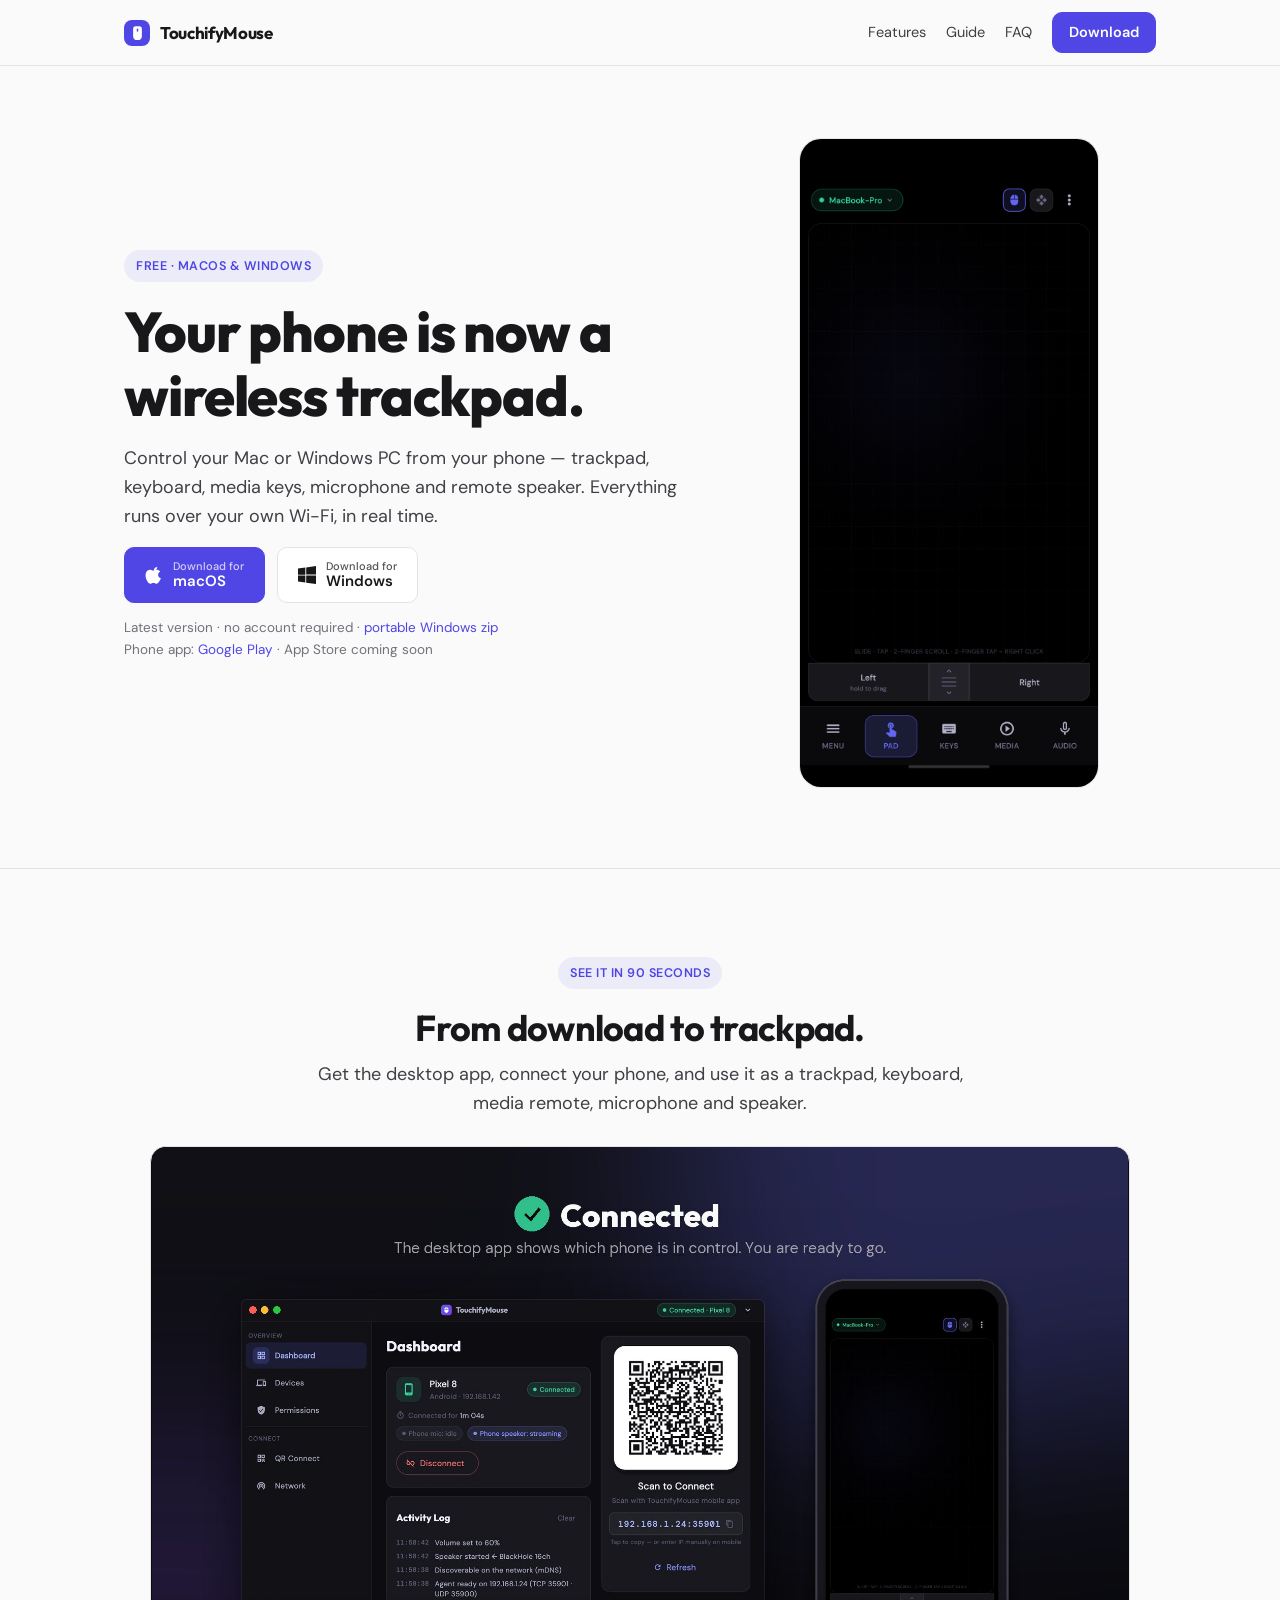
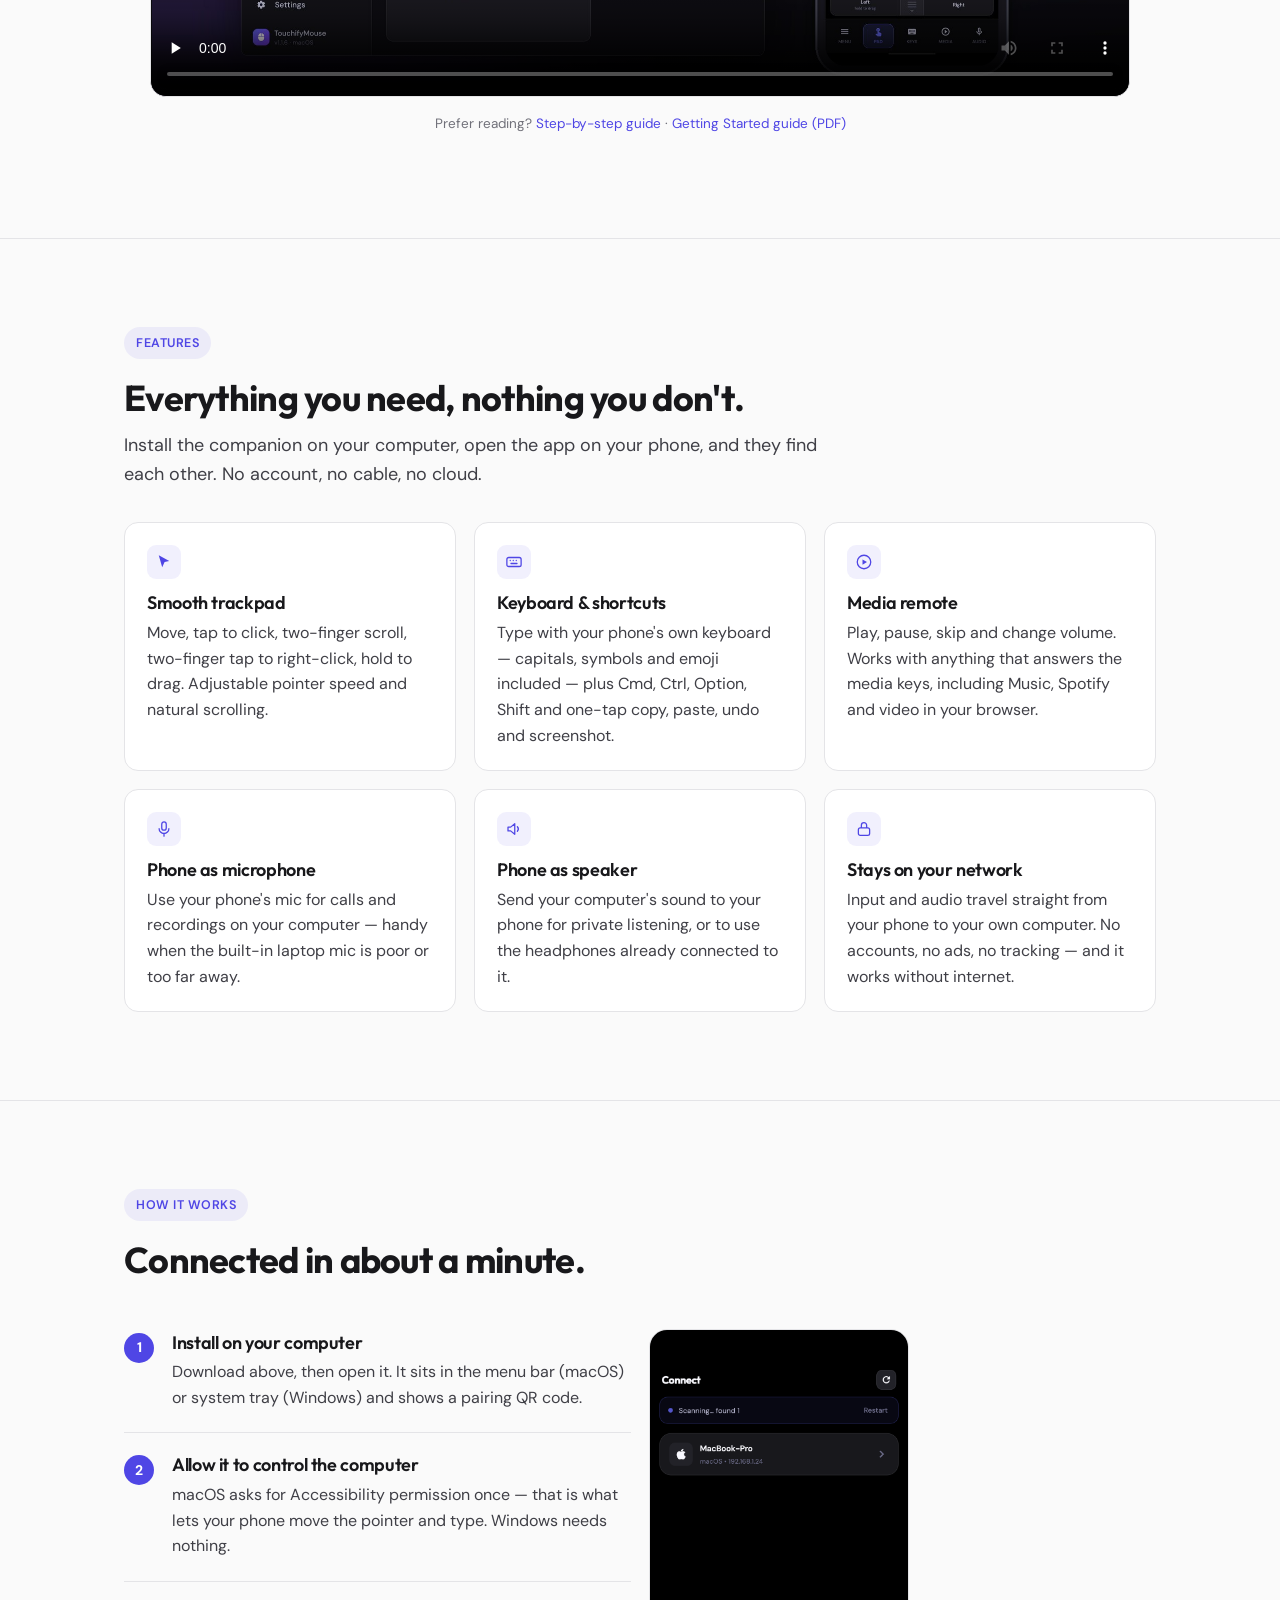
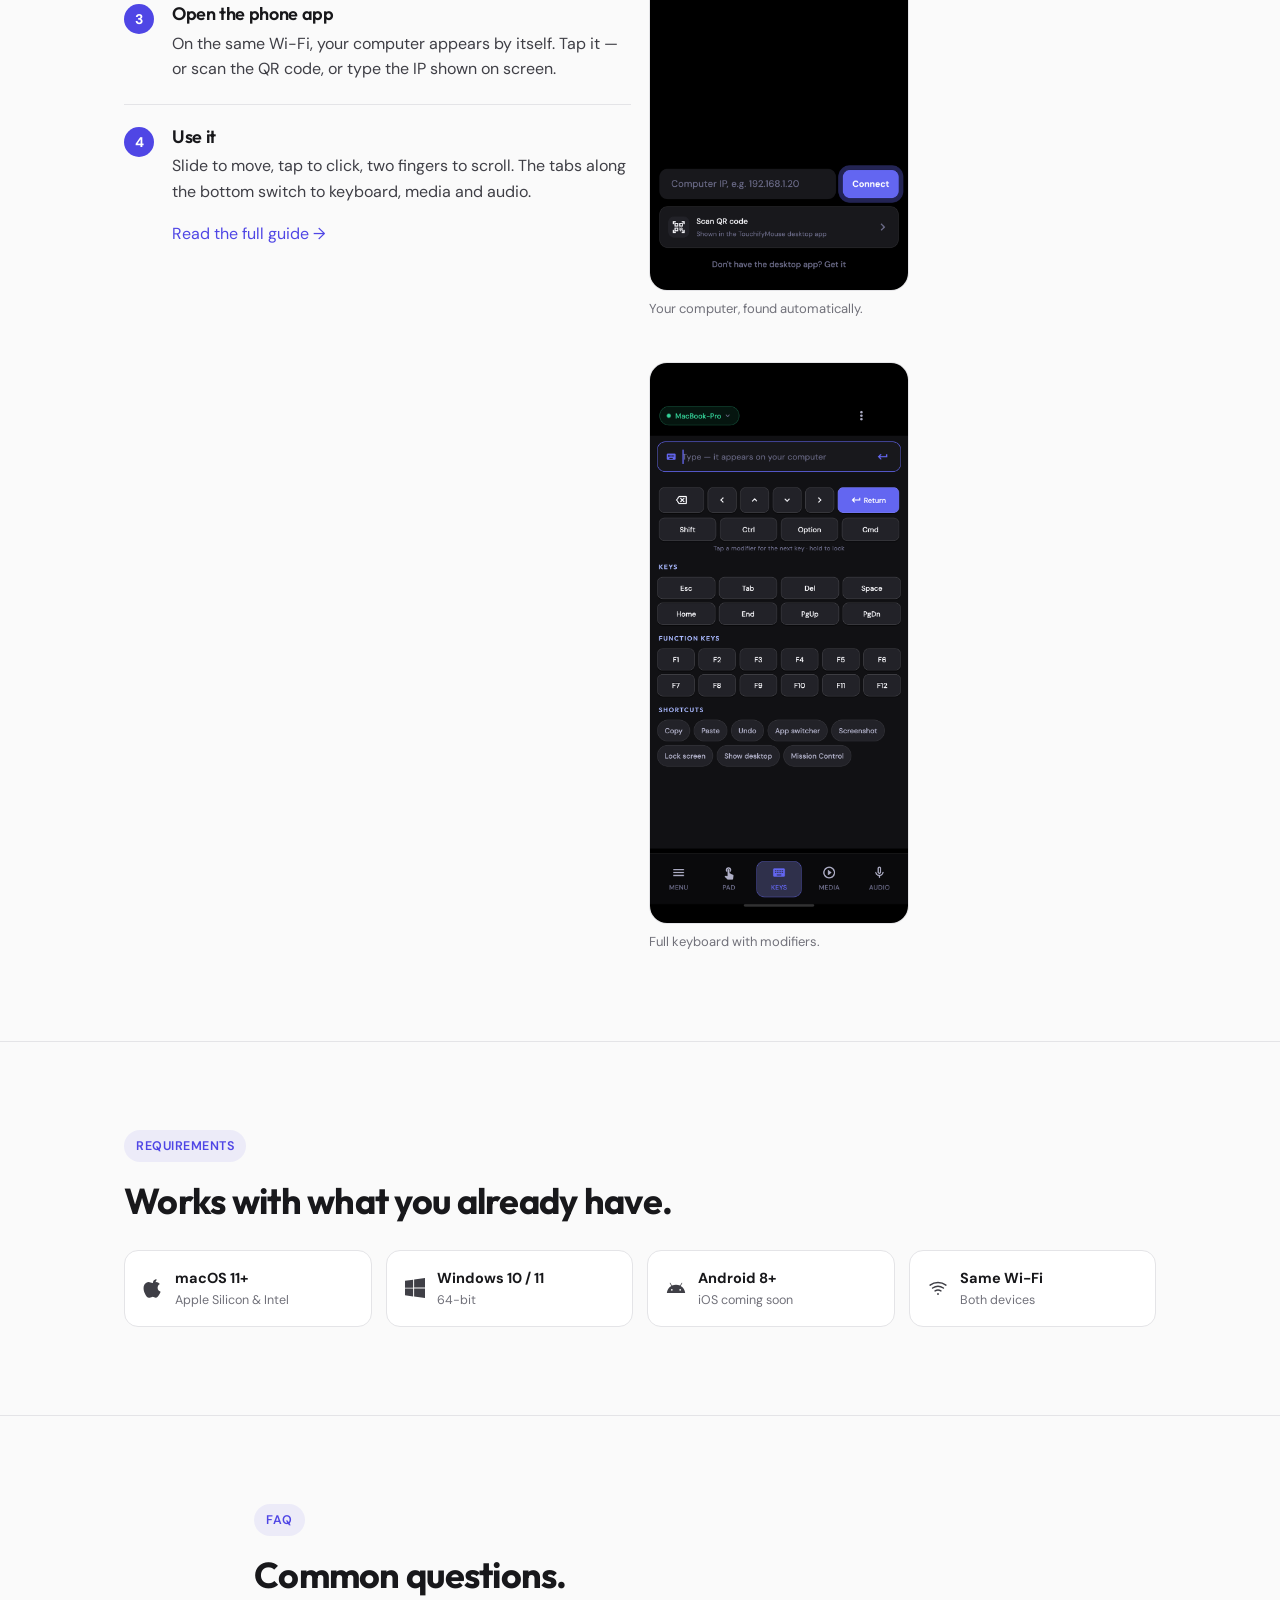
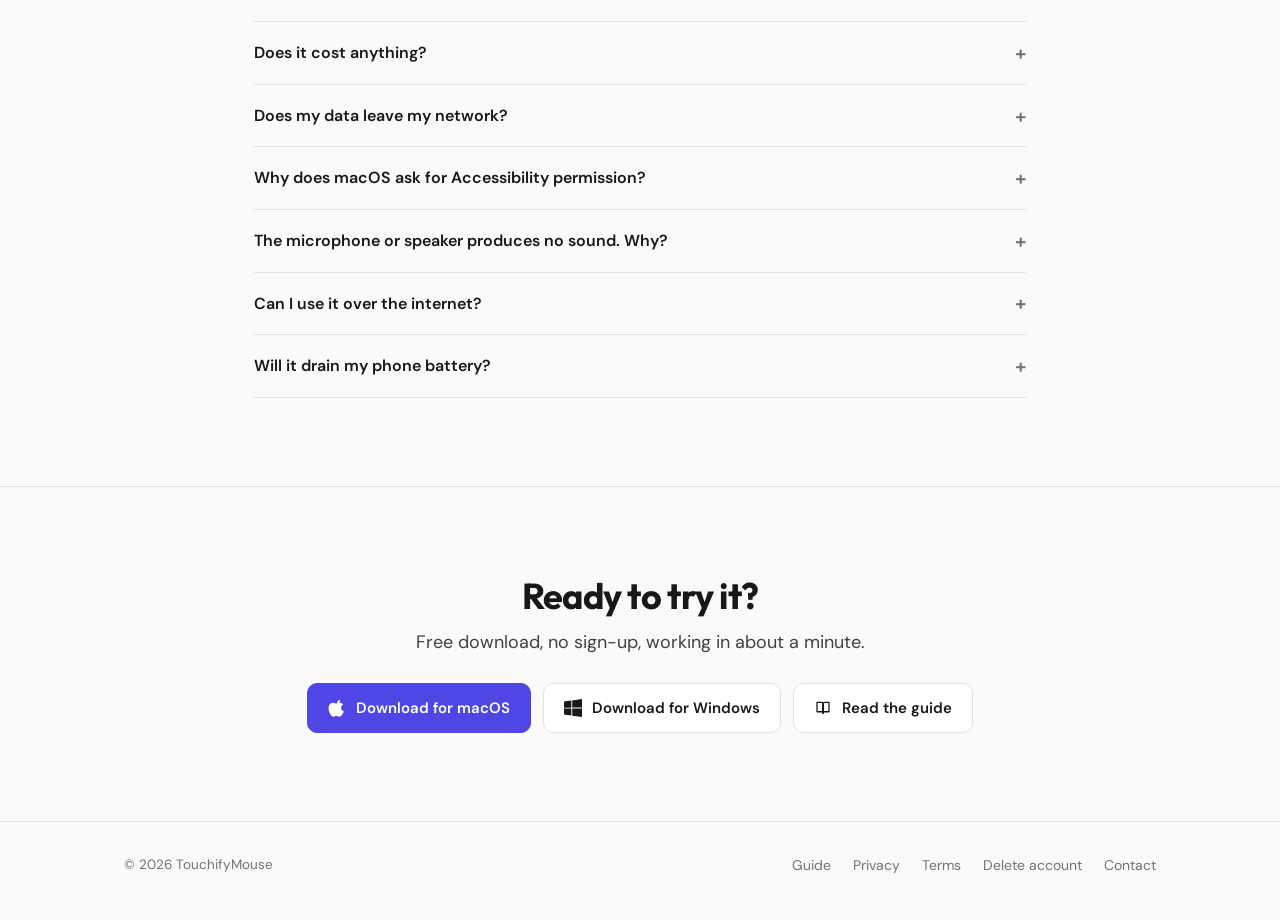
<file: index.html>
<!DOCTYPE html>
<html lang="en">
<head>
<meta charset="utf-8" />
<meta name="viewport" content="width=device-width, initial-scale=1" />
<title>TouchifyMouse — Turn your phone into a wireless trackpad</title>
<meta name="description" content="TouchifyMouse turns your phone into a wireless trackpad, keyboard, microphone and remote speaker for your Mac or Windows PC. Free download." />
<link rel="icon" href="data:image/svg+xml,%3Csvg xmlns='http://www.w3.org/2000/svg' viewBox='0 0 64 64'%3E%3Crect width='64' height='64' rx='14' fill='%234F46E5'/%3E%3Cpath d='M22 18a4 4 0 014-4h12a4 4 0 014 4v28a10 10 0 01-20 0V18z' fill='white'/%3E%3Ccircle cx='32' cy='25' r='2.5' fill='%234F46E5'/%3E%3C/svg%3E" />
<link rel="preconnect" href="https://fonts.googleapis.com" />
<link rel="preconnect" href="https://fonts.gstatic.com" crossorigin />
<link href="https://fonts.googleapis.com/css2?family=DM+Sans:wght@400;500;600&family=Outfit:wght@600;700;800&display=swap" rel="stylesheet" />
<link rel="stylesheet" href="style.css" />
<link rel="canonical" href="https://hamzahussainshah.github.io/touchifymouse/" />
<meta property="og:type" content="website" />
<meta property="og:site_name" content="TouchifyMouse" />
<meta property="og:title" content="TouchifyMouse — your phone is now a wireless trackpad" />
<meta property="og:description" content="Trackpad, keyboard, media remote, mic and speaker for your Mac or Windows PC. Free, set up in a minute." />
<meta property="og:url" content="https://hamzahussainshah.github.io/touchifymouse/" />
<meta property="og:image" content="https://hamzahussainshah.github.io/touchifymouse/img/og-card.png" />
<meta property="og:image:width" content="1200" />
<meta property="og:image:height" content="630" />
<meta property="og:image:alt" content="TouchifyMouse: the desktop app and the phone trackpad, connected" />
<meta name="twitter:card" content="summary_large_image" />
<meta name="twitter:title" content="TouchifyMouse — your phone is now a wireless trackpad" />
<meta name="twitter:description" content="Trackpad, keyboard, media remote, mic and speaker for your Mac or Windows PC. Free, set up in a minute." />
<meta name="twitter:image" content="https://hamzahussainshah.github.io/touchifymouse/img/og-card.png" />
<style>
  .demo { width: 100%; max-width: 980px; display: block; margin: 28px auto 0; aspect-ratio: 16 / 9;
          border: 1px solid var(--line); border-radius: 16px; background: #0c0c10; }
  .demo-links { text-align: center; margin-top: 16px; }
</style>
</head>
<body>

<svg style="display:none" aria-hidden="true">
  <symbol id="i-mouse" viewBox="0 0 24 24" fill="currentColor"><path d="M9 2h6a4 4 0 014 4v12a7 7 0 01-14 0V6a4 4 0 014-4zm3 3.5a1.2 1.2 0 00-1.2 1.2v3a1.2 1.2 0 002.4 0v-3A1.2 1.2 0 0012 5.5z"/></symbol>
  <symbol id="i-apple" viewBox="0 0 24 24" fill="currentColor"><path d="M16.365 1.43c0 1.14-.47 2.22-1.23 3.01-.79.83-2.08 1.47-3.14 1.38-.13-1.11.44-2.29 1.16-3.02.8-.83 2.19-1.44 3.21-1.37zM20.9 17.1c-.55 1.28-.82 1.85-1.53 2.98-.99 1.58-2.39 3.55-4.12 3.56-1.54.01-1.93-1-4.02-.99-2.09.01-2.52 1.01-4.06.99-1.73-.02-3.05-1.79-4.04-3.37-2.77-4.41-3.06-9.58-1.35-12.33 1.21-1.95 3.13-3.09 4.93-3.09 1.84 0 2.99 1.01 4.51 1.01 1.47 0 2.37-1.01 4.49-1.01 1.61 0 3.31.88 4.53 2.39-3.98 2.18-3.33 7.85.66 8.86z"/></symbol>
  <symbol id="i-windows" viewBox="0 0 24 24" fill="currentColor"><path d="M0 3.449 9.75 2.1v9.451H0zm10.949-1.501L24 0v11.4H10.949zM0 12.6h9.75v9.451L0 20.699zm10.949 0H24V24l-13.051-1.801z"/></symbol>
  <symbol id="i-android" viewBox="0 0 24 24" fill="currentColor"><path d="M17.6 9.48l1.84-3.18a.4.4 0 10-.7-.4l-1.87 3.23a11.4 11.4 0 00-9.74 0L5.26 5.9a.4.4 0 10-.7.4L6.4 9.48A10.8 10.8 0 001 18h22a10.8 10.8 0 00-5.4-8.52zM7 15.25a1 1 0 110-2 1 1 0 010 2zm10 0a1 1 0 110-2 1 1 0 010 2z"/></symbol>
  <symbol id="i-wifi" viewBox="0 0 24 24" fill="none" stroke="currentColor" stroke-width="1.8" stroke-linecap="round"><path d="M2.5 8.5a16 16 0 0119 0M5.5 12a11.5 11.5 0 0113 0M8.5 15.5a7 7 0 017 0"/><circle cx="12" cy="19.2" r="1.1" fill="currentColor" stroke="none"/></symbol>
  <symbol id="i-pointer" viewBox="0 0 24 24" fill="currentColor"><path d="M5 3l14 7.5-6.2 1.6L9.6 19z"/></symbol>
  <symbol id="i-keyboard" viewBox="0 0 24 24" fill="none" stroke="currentColor" stroke-width="1.7"><rect x="2.5" y="6" width="19" height="12" rx="2.5"/><path d="M7 10h.01M11 10h.01M15 10h.01M8 14h8" stroke-linecap="round"/></symbol>
  <symbol id="i-play" viewBox="0 0 24 24" fill="none" stroke="currentColor" stroke-width="1.7"><circle cx="12" cy="12" r="9"/><path d="M10 8.5l6 3.5-6 3.5z" fill="currentColor" stroke="none"/></symbol>
  <symbol id="i-mic" viewBox="0 0 24 24" fill="none" stroke="currentColor" stroke-width="1.7" stroke-linecap="round"><rect x="9" y="2.5" width="6" height="11" rx="3"/><path d="M5.5 11.5a6.5 6.5 0 0013 0M12 18v3.5"/></symbol>
  <symbol id="i-speaker" viewBox="0 0 24 24" fill="none" stroke="currentColor" stroke-width="1.7" stroke-linejoin="round"><path d="M4 9.5h3.5L13 5v14l-5.5-4.5H4z"/><path d="M16.5 9a4.5 4.5 0 010 6" stroke-linecap="round"/></symbol>
  <symbol id="i-lock" viewBox="0 0 24 24" fill="none" stroke="currentColor" stroke-width="1.7"><rect x="4.5" y="10.5" width="15" height="10" rx="2.5"/><path d="M8.5 10.5V7a3.5 3.5 0 017 0v3.5"/></symbol>
  <symbol id="i-book" viewBox="0 0 24 24" fill="none" stroke="currentColor" stroke-width="1.7" stroke-linejoin="round"><path d="M4 4.5h6a2.5 2.5 0 012.5 2.5v12A2 2 0 0010.5 17H4zM20 4.5h-6A2.5 2.5 0 0011.5 7v12A2 2 0 0113.5 17H20z"/></symbol>
</svg>

<nav>
  <div class="inner">
    <a class="logo" href="#top"><span class="logo-mark"><svg><use href="#i-mouse"/></svg></span>TouchifyMouse</a>
    <div class="links">
      <a class="hide-sm" href="#features">Features</a>
      <a href="guide.html">Guide</a>
      <a class="hide-sm" href="#faq">FAQ</a>
      <a class="btn primary" href="#download" style="padding:8px 16px">Download</a>
    </div>
  </div>
</nav>

<div id="top"></div>

<section class="hero">
  <div class="wrap hero-grid">
    <div>
      <span class="eyebrow">Free · macOS &amp; Windows</span>
      <h1>Your phone is now a wireless trackpad.</h1>
      <p class="lead">Control your Mac or Windows PC from your phone — trackpad, keyboard, media keys, microphone and remote speaker. Everything runs over your own Wi-Fi, in real time.</p>
      <div class="btn-row" id="download">
        <a class="btn primary" href="https://github.com/hamzahussainshah/touchifymouse/releases/latest/download/TouchifyMouse-mac.dmg">
          <svg><use href="#i-apple"/></svg><span><span class="sub">Download for</span><span class="big">macOS</span></span>
        </a>
        <a class="btn" href="https://github.com/hamzahussainshah/touchifymouse/releases/latest/download/TouchifyMouse-win-Setup.exe">
          <svg><use href="#i-windows"/></svg><span><span class="sub">Download for</span><span class="big">Windows</span></span>
        </a>
      </div>
      <p class="small muted" style="margin-top:14px">
        Latest version · no account required ·
        <a href="https://github.com/hamzahussainshah/touchifymouse/releases/latest/download/TouchifyMouse-win.zip">portable Windows zip</a><br>
        Phone app: <a href="https://play.google.com/store/apps/details?id=com.touchifymouse.app">Google Play</a> · App Store coming soon
      </p>
    </div>
    <div>
      <img class="shot" src="img/phone-trackpad.png" width="414" height="900" alt="TouchifyMouse trackpad screen on a phone, connected to a Mac" loading="eager" />
    </div>
  </div>
</section>

<section id="video">
  <div class="wrap center">
    <span class="eyebrow">See it in 90 seconds</span>
    <h2>From download to trackpad.</h2>
    <p class="lead" style="margin:0 auto">Get the desktop app, connect your phone, and use it as a trackpad, keyboard, media remote, microphone and speaker.</p>
    <video class="demo" controls preload="none" playsinline poster="media/how-to-use-poster.jpg"
           aria-label="How to use TouchifyMouse, a 90-second narrated walkthrough">
      <source src="media/how-to-use-narrated.mp4" type="video/mp4" />
      <track kind="captions" src="media/how-to-use.vtt" srclang="en" label="English" />
      Your browser can't play this video. <a href="media/how-to-use-narrated.mp4">Download it</a> instead.
    </video>
    <p class="demo-links small muted">Prefer reading? <a href="guide.html">Step-by-step guide</a> · <a href="TouchifyMouse-Getting-Started.pdf">Getting Started guide (PDF)</a></p>
  </div>
</section>

<section id="features">
  <div class="wrap">
    <span class="eyebrow">Features</span>
    <h2>Everything you need, nothing you don't.</h2>
    <p class="lead">Install the companion on your computer, open the app on your phone, and they find each other. No account, no cable, no cloud.</p>
    <div class="grid cols-3" style="margin-top:34px">
      <div class="card">
        <span class="icon"><svg><use href="#i-pointer"/></svg></span>
        <h3>Smooth trackpad</h3>
        <p>Move, tap to click, two-finger scroll, two-finger tap to right-click, hold to drag. Adjustable pointer speed and natural scrolling.</p>
      </div>
      <div class="card">
        <span class="icon"><svg><use href="#i-keyboard"/></svg></span>
        <h3>Keyboard &amp; shortcuts</h3>
        <p>Type with your phone's own keyboard — capitals, symbols and emoji included — plus Cmd, Ctrl, Option, Shift and one-tap copy, paste, undo and screenshot.</p>
      </div>
      <div class="card">
        <span class="icon"><svg><use href="#i-play"/></svg></span>
        <h3>Media remote</h3>
        <p>Play, pause, skip and change volume. Works with anything that answers the media keys, including Music, Spotify and video in your browser.</p>
      </div>
      <div class="card">
        <span class="icon"><svg><use href="#i-mic"/></svg></span>
        <h3>Phone as microphone</h3>
        <p>Use your phone's mic for calls and recordings on your computer — handy when the built-in laptop mic is poor or too far away.</p>
      </div>
      <div class="card">
        <span class="icon"><svg><use href="#i-speaker"/></svg></span>
        <h3>Phone as speaker</h3>
        <p>Send your computer's sound to your phone for private listening, or to use the headphones already connected to it.</p>
      </div>
      <div class="card">
        <span class="icon"><svg><use href="#i-lock"/></svg></span>
        <h3>Stays on your network</h3>
        <p>Input and audio travel straight from your phone to your own computer. No accounts, no ads, no tracking — and it works without internet.</p>
      </div>
    </div>
  </div>
</section>

<section id="how">
  <div class="wrap">
    <span class="eyebrow">How it works</span>
    <h2>Connected in about a minute.</h2>
    <div class="grid cols-2" style="margin-top:30px; align-items:start">
      <div>
        <div class="step">
          <span class="step-num">1</span>
          <div class="step-body"><h3>Install on your computer</h3><p>Download above, then open it. It sits in the menu bar (macOS) or system tray (Windows) and shows a pairing QR code.</p></div>
        </div>
        <div class="step">
          <span class="step-num">2</span>
          <div class="step-body"><h3>Allow it to control the computer</h3><p>macOS asks for Accessibility permission once — that is what lets your phone move the pointer and type. Windows needs nothing.</p></div>
        </div>
        <div class="step">
          <span class="step-num">3</span>
          <div class="step-body"><h3>Open the phone app</h3><p>On the same Wi-Fi, your computer appears by itself. Tap it — or scan the QR code, or type the IP shown on screen.</p></div>
        </div>
        <div class="step">
          <span class="step-num">4</span>
          <div class="step-body"><h3>Use it</h3><p>Slide to move, tap to click, two fingers to scroll. The tabs along the bottom switch to keyboard, media and audio.</p>
          <p style="margin-top:10px"><a href="guide.html">Read the full guide →</a></p></div>
        </div>
      </div>
      <div class="figure-row">
        <figure>
          <img src="img/phone-connect.png" width="414" height="900" alt="Connect screen listing the computer found on the network" loading="lazy" />
          <figcaption>Your computer, found automatically.</figcaption>
        </figure>
        <figure>
          <img src="img/phone-keys.png" width="414" height="900" alt="Keyboard screen with modifier keys and shortcuts" loading="lazy" />
          <figcaption>Full keyboard with modifiers.</figcaption>
        </figure>
      </div>
    </div>
  </div>
</section>

<section id="requirements">
  <div class="wrap">
    <span class="eyebrow">Requirements</span>
    <h2>Works with what you already have.</h2>
    <div class="reqs" style="margin-top:28px">
      <div class="req"><svg><use href="#i-apple"/></svg><div><strong>macOS 11+</strong><span>Apple Silicon &amp; Intel</span></div></div>
      <div class="req"><svg><use href="#i-windows"/></svg><div><strong>Windows 10 / 11</strong><span>64-bit</span></div></div>
      <div class="req"><svg><use href="#i-android"/></svg><div><strong>Android 8+</strong><span>iOS coming soon</span></div></div>
      <div class="req"><svg><use href="#i-wifi"/></svg><div><strong>Same Wi-Fi</strong><span>Both devices</span></div></div>
    </div>
  </div>
</section>

<section id="faq">
  <div class="wrap" style="max-width:820px">
    <span class="eyebrow">FAQ</span>
    <h2>Common questions.</h2>
    <div style="margin-top:26px">
      <details>
        <summary>Does it cost anything?</summary>
        <p>The app is free. Pro is an optional in-app purchase that adds Air Mouse (point your phone to move the cursor), Voice Focus for the microphone, and speaker equaliser presets.</p>
      </details>
      <details>
        <summary>Does my data leave my network?</summary>
        <p>No. Your phone talks directly to your computer over your local Wi-Fi, so trackpad input, keystrokes and audio never reach us — we run no servers for them. The app sends anonymous crash reports (you can switch them off) and checks this website for new versions. See the <a href="privacy.html">privacy policy</a>.</p>
      </details>
      <details>
        <summary>Why does macOS ask for Accessibility permission?</summary>
        <p>macOS requires it for any app that moves the pointer or types on your behalf, and that is the only thing it is used for. If the Permissions screen still says “Not granted” after you switch it on, press <strong>Reset permission</strong> there — macOS sometimes ties the old permission to a previous copy of the app.</p>
      </details>
      <details>
        <summary>The microphone or speaker produces no sound. Why?</summary>
        <p>Audio needs a small device on your computer, which TouchifyMouse installs itself — press <strong>Set up now</strong> and approve the password prompt. On Windows, sending the computer's sound to your phone needs nothing at all. For calls, also pick that device as the microphone inside Zoom, Meet or Discord: those apps keep their own choice and ignore the system default. The <a href="guide.html#audio">guide</a> walks through it.</p>
      </details>
      <details>
        <summary>Can I use it over the internet?</summary>
        <p>Not today. Both devices have to be on the same local network. Relaying over the internet would mean running a server, and keeping everything local is the point of the design.</p>
      </details>
      <details>
        <summary>Will it drain my phone battery?</summary>
        <p>Using it is roughly like watching a video — the screen is the biggest cost. The app keeps the screen awake while the trackpad is open so it doesn't lock under your finger.</p>
      </details>
    </div>
  </div>
</section>

<section>
  <div class="wrap center">
    <h2>Ready to try it?</h2>
    <p class="lead" style="margin:0 auto 26px">Free download, no sign-up, working in about a minute.</p>
    <div class="btn-row" style="justify-content:center">
      <a class="btn primary" href="https://github.com/hamzahussainshah/touchifymouse/releases/latest/download/TouchifyMouse-mac.dmg"><svg><use href="#i-apple"/></svg>Download for macOS</a>
      <a class="btn" href="https://github.com/hamzahussainshah/touchifymouse/releases/latest/download/TouchifyMouse-win-Setup.exe"><svg><use href="#i-windows"/></svg>Download for Windows</a>
      <a class="btn" href="guide.html"><svg><use href="#i-book"/></svg>Read the guide</a>
    </div>
  </div>
</section>

<footer>
  <div class="inner">
    <span class="muted small">© <span id="year">2026</span> TouchifyMouse</span>
    <span class="spacer"></span>
    <a href="guide.html">Guide</a>
    <a href="privacy.html">Privacy</a>
    <a href="terms.html">Terms</a>
    <a href="delete-account.html">Delete account</a>
    <a href="mailto:aitools.deventiatech@gmail.com">Contact</a>
  </div>
</footer>

<script>document.getElementById('year').textContent = new Date().getFullYear();</script>
</body>
</html>
</file>
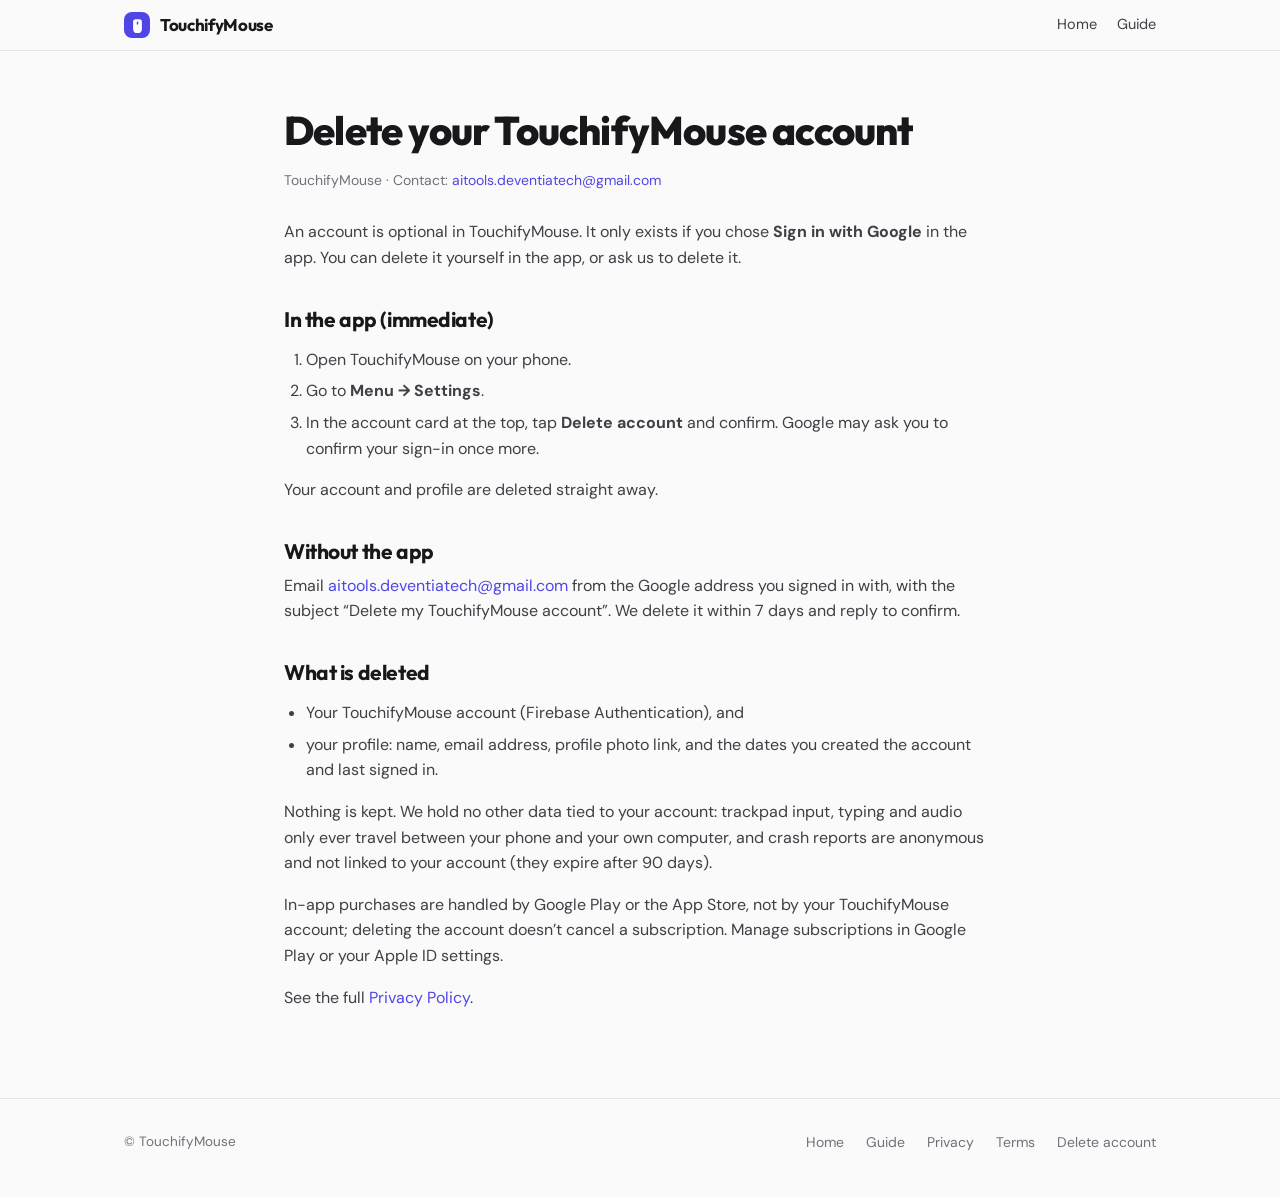
<file: delete-account.html>
<!DOCTYPE html>
<html lang="en">
<head>
<meta charset="UTF-8" />
<meta name="viewport" content="width=device-width,initial-scale=1" />
<title>Delete your account — TouchifyMouse</title>
<meta name="description" content="How the TouchifyMouse app handles your data." />
<link rel="icon" href="data:image/svg+xml,%3Csvg xmlns='http://www.w3.org/2000/svg' viewBox='0 0 64 64'%3E%3Crect width='64' height='64' rx='14' fill='%234F46E5'/%3E%3C/svg%3E" />
<link rel="preconnect" href="https://fonts.googleapis.com" />
<link rel="preconnect" href="https://fonts.gstatic.com" crossorigin />
<link href="https://fonts.googleapis.com/css2?family=DM+Sans:wght@400;500;600&family=Outfit:wght@600;700;800&display=swap" rel="stylesheet" />
<link rel="stylesheet" href="style.css" />
</head>
<body>
<nav><div class="inner"><a class="logo" href="index.html"><span class="logo-mark"><svg viewBox="0 0 24 24" fill="currentColor"><path d="M9 2h6a4 4 0 014 4v12a7 7 0 01-14 0V6a4 4 0 014-4zm3 3.5a1.2 1.2 0 00-1.2 1.2v3a1.2 1.2 0 002.4 0v-3A1.2 1.2 0 0012 5.5z"/></svg></span>TouchifyMouse</a><div class="links"><a href="index.html">Home</a><a href="guide.html">Guide</a></div></div></nav>
<main>
<h1>Delete your TouchifyMouse account</h1>
<p class="meta">TouchifyMouse · Contact: <a href="mailto:aitools.deventiatech@gmail.com">aitools.deventiatech@gmail.com</a></p>
<p>An account is optional in TouchifyMouse. It only exists if you chose <strong>Sign in with Google</strong> in the app. You can delete it yourself in the app, or ask us to delete it.</p>
<h2>In the app (immediate)</h2>
<ol>
<li>Open TouchifyMouse on your phone.</li>
<li>Go to <strong>Menu → Settings</strong>.</li>
<li>In the account card at the top, tap <strong>Delete account</strong> and confirm. Google may ask you to confirm your sign-in once more.</li>
</ol>
<p>Your account and profile are deleted straight away.</p>
<h2>Without the app</h2>
<p>Email <a href="mailto:aitools.deventiatech@gmail.com?subject=Delete%20my%20TouchifyMouse%20account">aitools.deventiatech@gmail.com</a> from the Google address you signed in with, with the subject “Delete my TouchifyMouse account”. We delete it within 7 days and reply to confirm.</p>
<h2>What is deleted</h2>
<ul>
<li>Your TouchifyMouse account (Firebase Authentication), and</li>
<li>your profile: name, email address, profile photo link, and the dates you created the account and last signed in.</li>
</ul>
<p>Nothing is kept. We hold no other data tied to your account: trackpad input, typing and audio only ever travel between your phone and your own computer, and crash reports are anonymous and not linked to your account (they expire after 90 days).</p>
<p>In-app purchases are handled by Google Play or the App Store, not by your TouchifyMouse account; deleting the account doesn’t cancel a subscription. Manage subscriptions in Google Play or your Apple ID settings.</p>
<p>See the full <a href="privacy.html">Privacy Policy</a>.</p>
</main>
<footer><div class="inner"><span class="muted small">© TouchifyMouse</span><span class="spacer"></span><a href="index.html">Home</a><a href="guide.html">Guide</a><a href="privacy.html">Privacy</a><a href="terms.html">Terms</a><a href="delete-account.html">Delete account</a></div></footer>
</body>
</html>
</file>
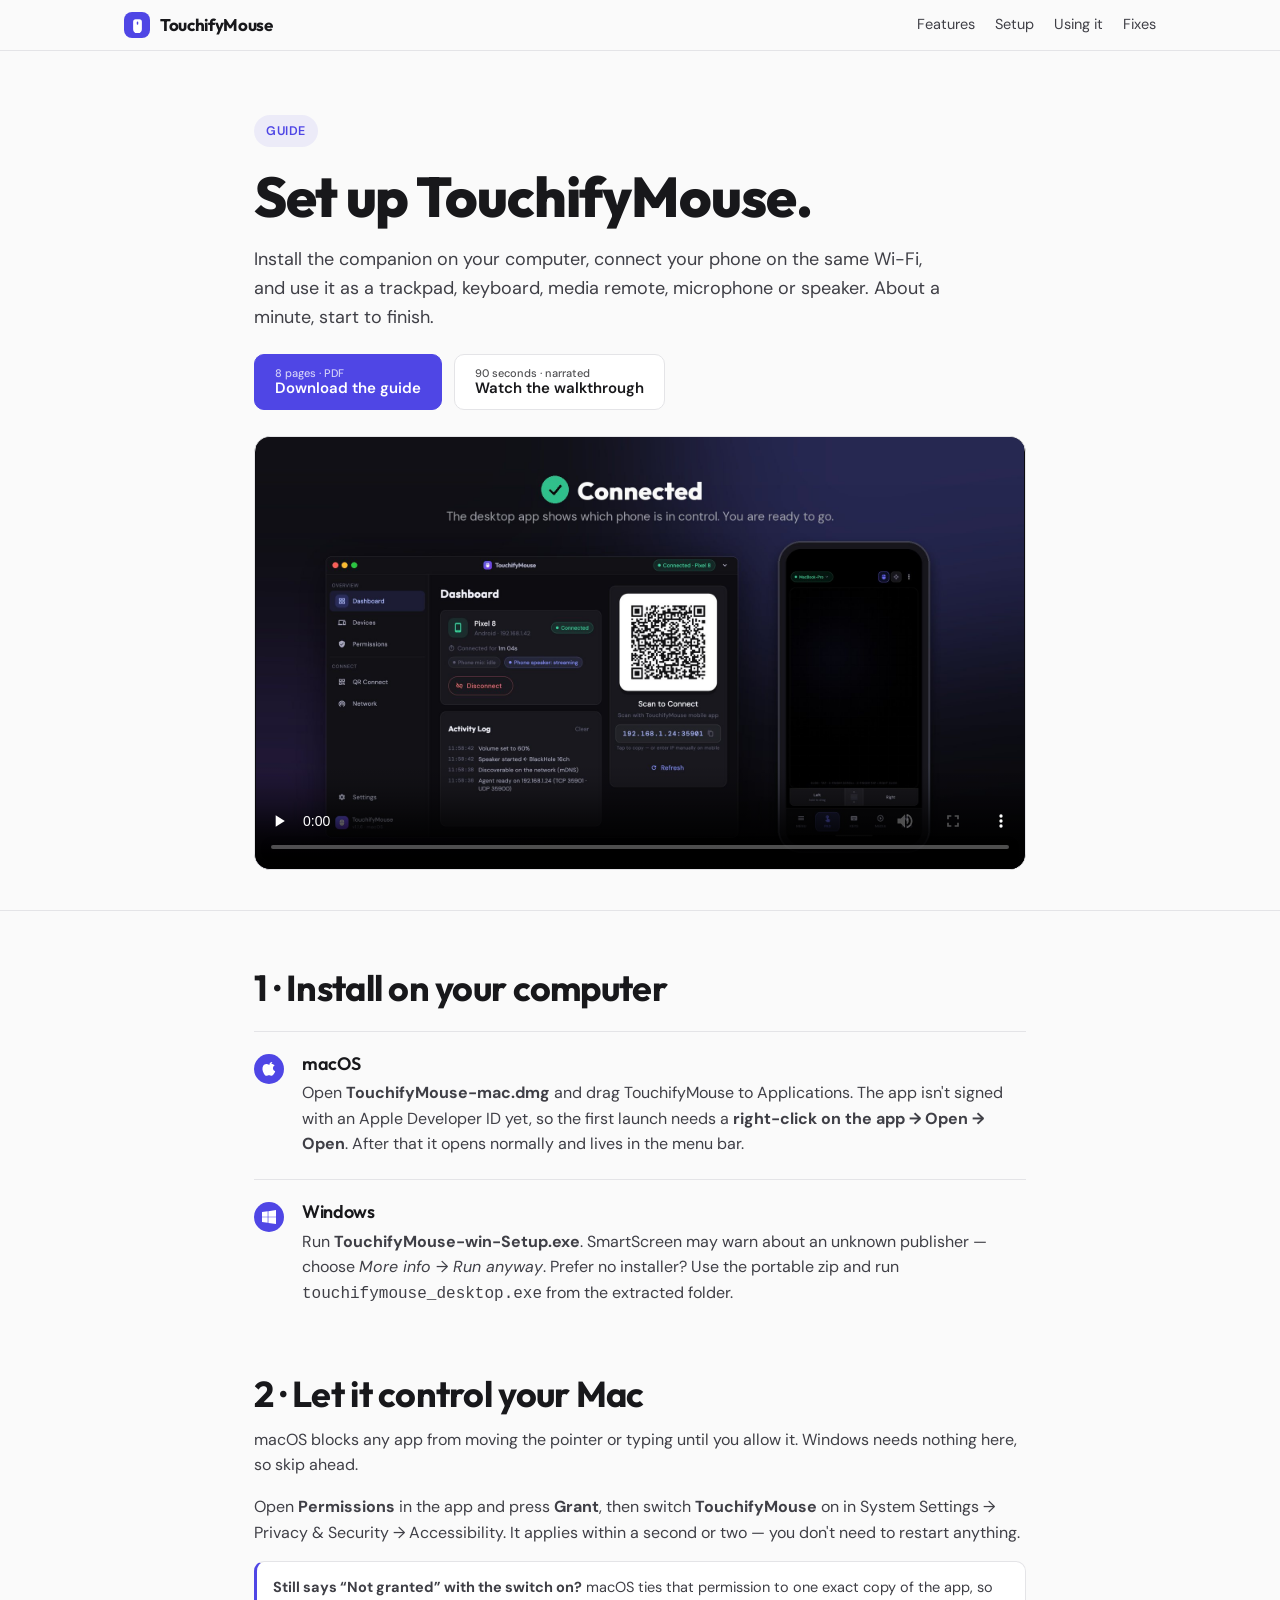
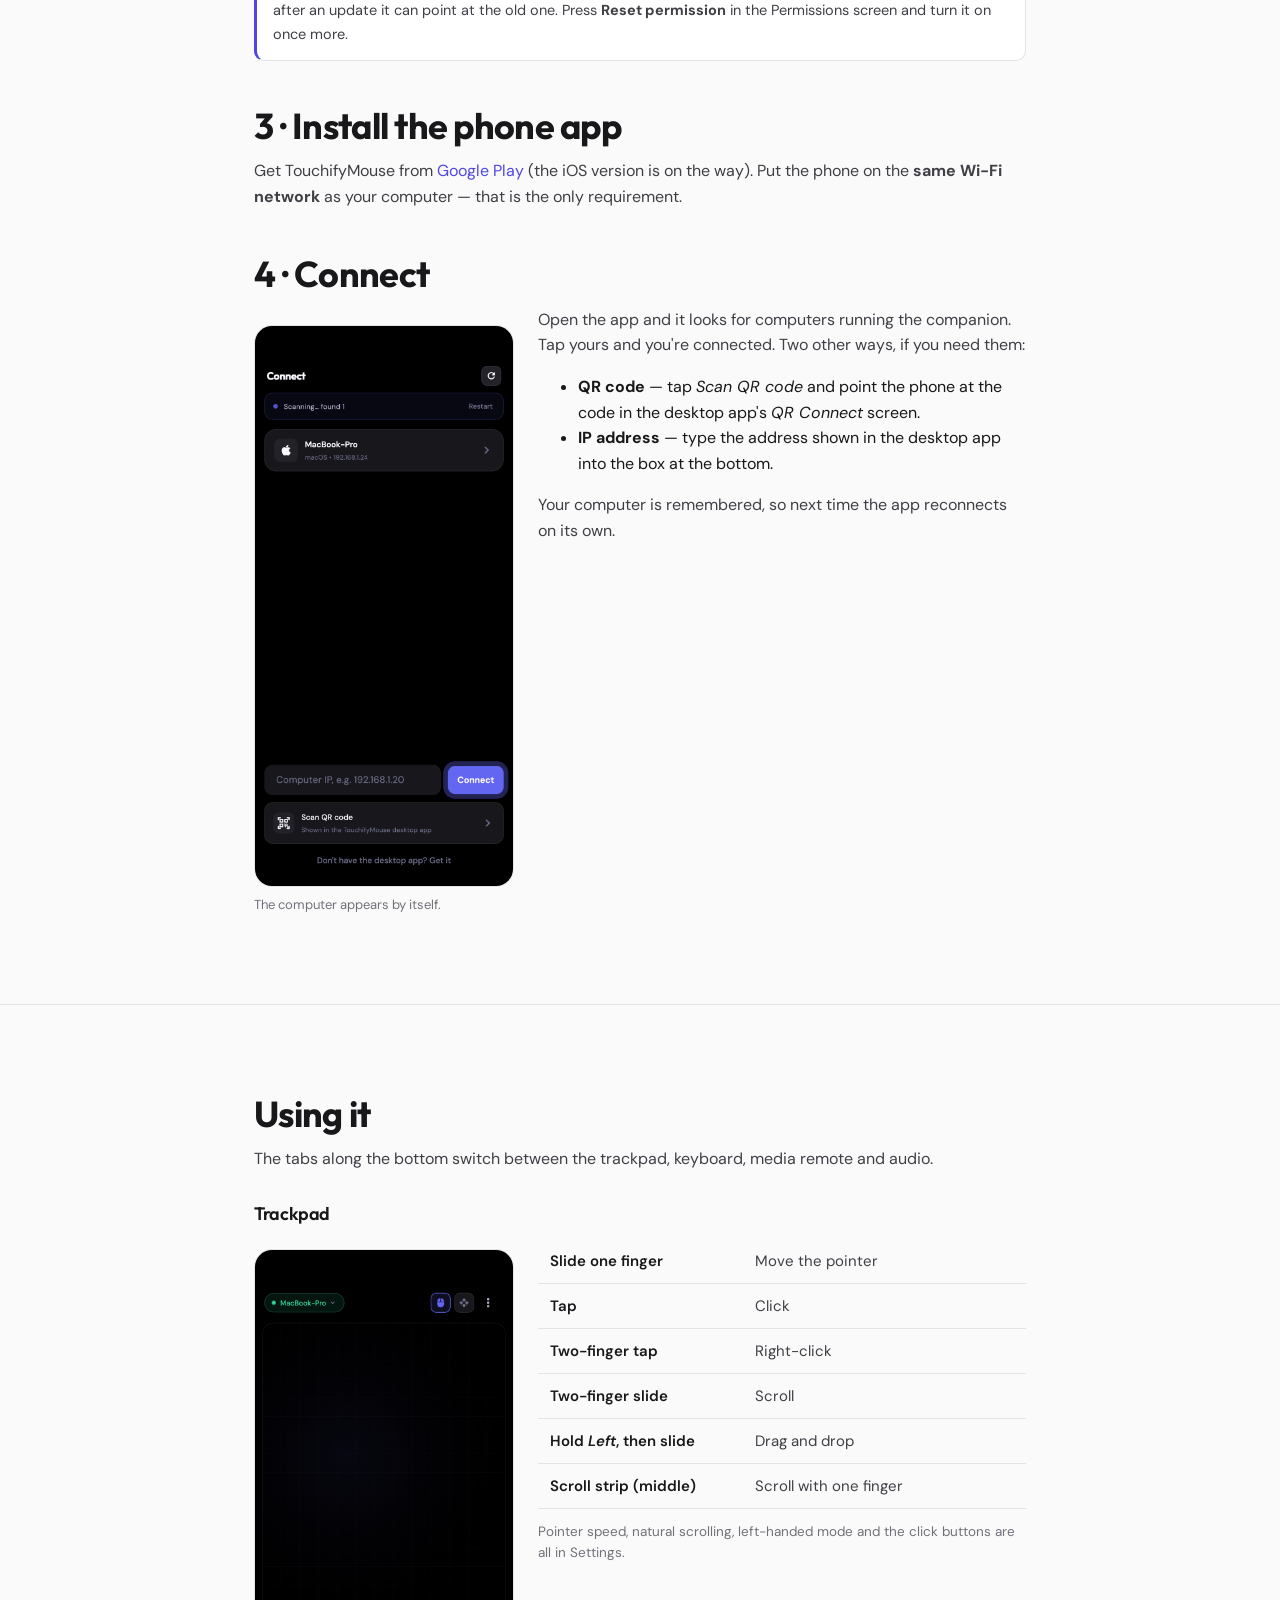
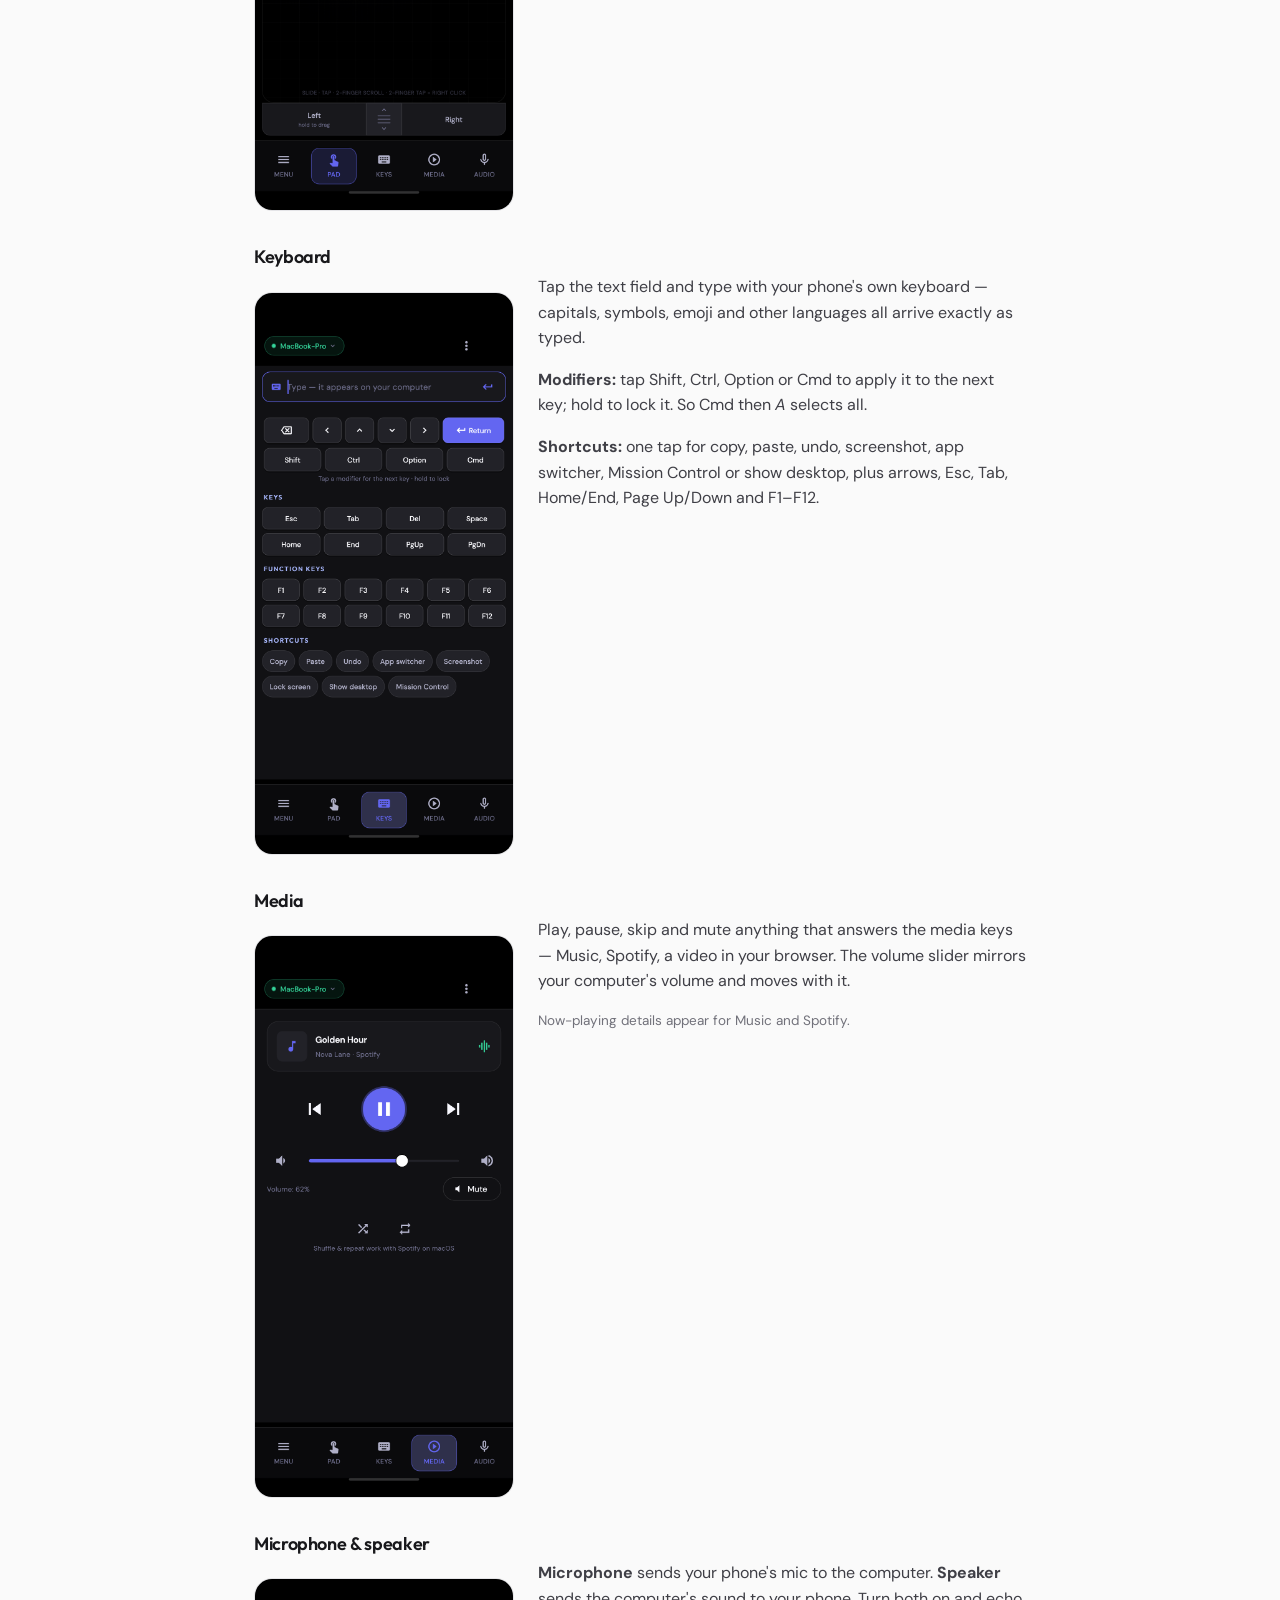
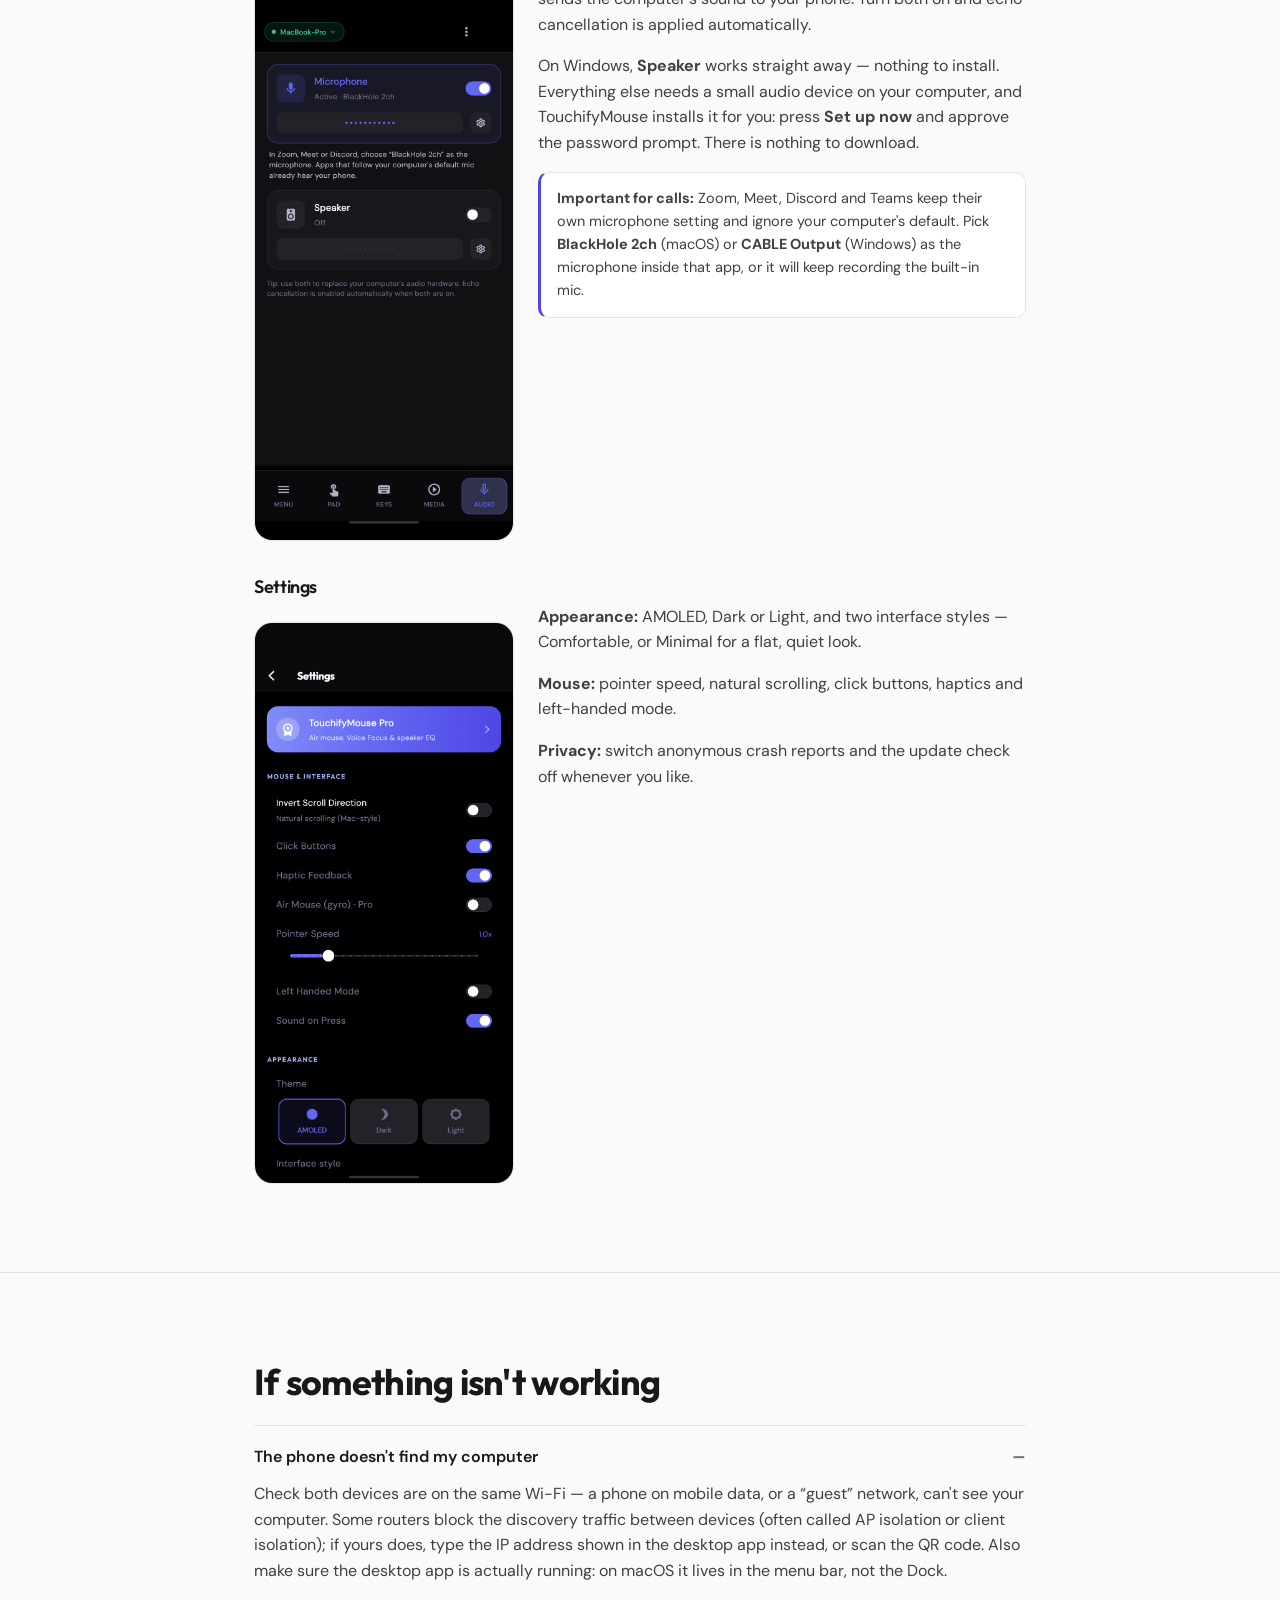
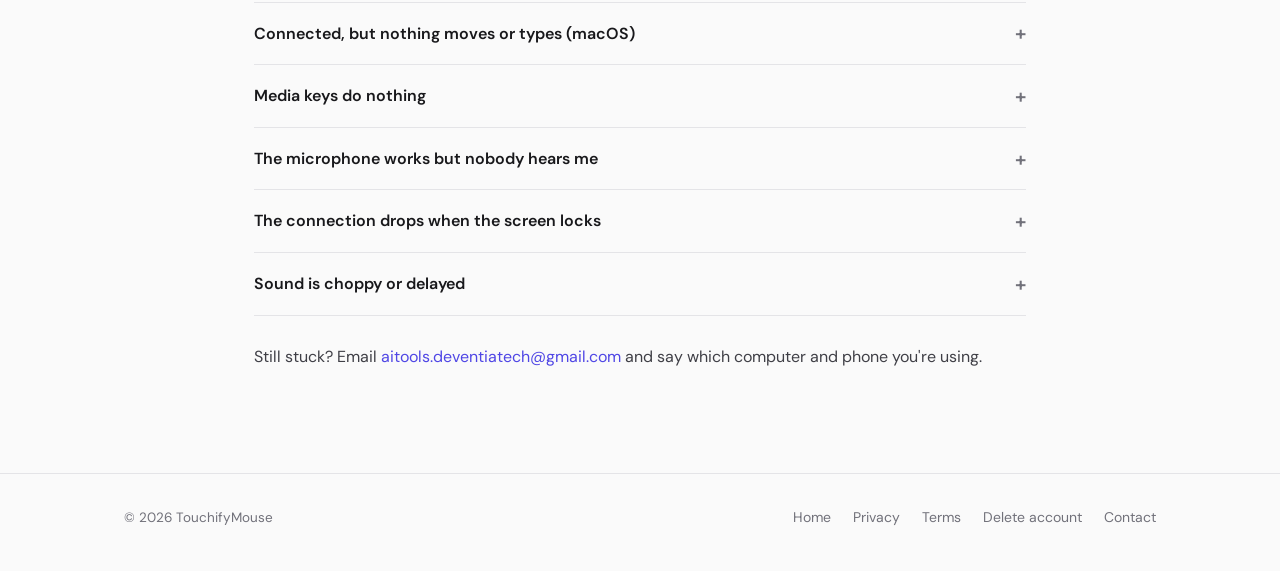
<file: guide.html>
<!DOCTYPE html>
<html lang="en">
<head>
<meta charset="utf-8" />
<meta name="viewport" content="width=device-width, initial-scale=1" />
<title>Guide — TouchifyMouse</title>
<meta name="description" content="Set up TouchifyMouse: install the desktop app, connect your phone, and use the trackpad, keyboard, media remote, microphone and speaker. Includes fixes for the common problems." />
<link rel="icon" href="data:image/svg+xml,%3Csvg xmlns='http://www.w3.org/2000/svg' viewBox='0 0 64 64'%3E%3Crect width='64' height='64' rx='14' fill='%234F46E5'/%3E%3Cpath d='M22 18a4 4 0 014-4h12a4 4 0 014 4v28a10 10 0 01-20 0V18z' fill='white'/%3E%3Ccircle cx='32' cy='25' r='2.5' fill='%234F46E5'/%3E%3C/svg%3E" />
<link rel="preconnect" href="https://fonts.googleapis.com" />
<link rel="preconnect" href="https://fonts.gstatic.com" crossorigin />
<link href="https://fonts.googleapis.com/css2?family=DM+Sans:wght@400;500;600&family=Outfit:wght@600;700;800&display=swap" rel="stylesheet" />
<link rel="stylesheet" href="style.css" />
<link rel="canonical" href="https://hamzahussainshah.github.io/touchifymouse/guide.html" />
<meta property="og:type" content="article" />
<meta property="og:site_name" content="TouchifyMouse" />
<meta property="og:title" content="Guide — set up TouchifyMouse in a minute" />
<meta property="og:description" content="Install the desktop app, connect your phone, and use the trackpad, keyboard, media remote, microphone and speaker. Video walkthrough and PDF guide included." />
<meta property="og:url" content="https://hamzahussainshah.github.io/touchifymouse/guide.html" />
<meta property="og:image" content="https://hamzahussainshah.github.io/touchifymouse/img/og-card.png" />
<meta property="og:image:width" content="1200" />
<meta property="og:image:height" content="630" />
<meta name="twitter:card" content="summary_large_image" />
<meta name="twitter:title" content="Guide — set up TouchifyMouse in a minute" />
<meta name="twitter:description" content="Install the desktop app, connect your phone, and use the trackpad, keyboard, media remote, microphone and speaker. Video walkthrough and PDF guide included." />
<meta name="twitter:image" content="https://hamzahussainshah.github.io/touchifymouse/img/og-card.png" />
<style>
  /* Inline: style.css is cached for a year, so new rules there would not reach returning visitors. */
  .demo { width: 100%; display: block; margin: 26px 0 0; aspect-ratio: 16 / 9;
          border: 1px solid var(--line); border-radius: 16px; background: #0c0c10; }
</style>
</head>
<body>

<svg style="display:none" aria-hidden="true">
  <symbol id="i-mouse" viewBox="0 0 24 24" fill="currentColor"><path d="M9 2h6a4 4 0 014 4v12a7 7 0 01-14 0V6a4 4 0 014-4zm3 3.5a1.2 1.2 0 00-1.2 1.2v3a1.2 1.2 0 002.4 0v-3A1.2 1.2 0 0012 5.5z"/></symbol>
  <symbol id="i-apple" viewBox="0 0 24 24" fill="currentColor"><path d="M16.365 1.43c0 1.14-.47 2.22-1.23 3.01-.79.83-2.08 1.47-3.14 1.38-.13-1.11.44-2.29 1.16-3.02.8-.83 2.19-1.44 3.21-1.37zM20.9 17.1c-.55 1.28-.82 1.85-1.53 2.98-.99 1.58-2.39 3.55-4.12 3.56-1.54.01-1.93-1-4.02-.99-2.09.01-2.52 1.01-4.06.99-1.73-.02-3.05-1.79-4.04-3.37-2.77-4.41-3.06-9.58-1.35-12.33 1.21-1.95 3.13-3.09 4.93-3.09 1.84 0 2.99 1.01 4.51 1.01 1.47 0 2.37-1.01 4.49-1.01 1.61 0 3.31.88 4.53 2.39-3.98 2.18-3.33 7.85.66 8.86z"/></symbol>
  <symbol id="i-windows" viewBox="0 0 24 24" fill="currentColor"><path d="M0 3.449 9.75 2.1v9.451H0zm10.949-1.501L24 0v11.4H10.949zM0 12.6h9.75v9.451L0 20.699zm10.949 0H24V24l-13.051-1.801z"/></symbol>
</svg>

<nav>
  <div class="inner">
    <a class="logo" href="index.html"><span class="logo-mark"><svg><use href="#i-mouse"/></svg></span>TouchifyMouse</a>
    <div class="links">
      <a class="hide-sm" href="index.html#features">Features</a>
      <a href="#setup">Setup</a>
      <a class="hide-sm" href="#using">Using it</a>
      <a href="#trouble">Fixes</a>
    </div>
  </div>
</nav>

<section style="padding:64px 0 40px">
  <div class="wrap" style="max-width:820px">
    <span class="eyebrow">Guide</span>
    <h1>Set up TouchifyMouse.</h1>
    <p class="lead">Install the companion on your computer, connect your phone on the same Wi-Fi, and use it as a trackpad, keyboard, media remote, microphone or speaker. About a minute, start to finish.</p>
    <div class="btn-row" style="margin-top:22px">
      <a class="btn primary" href="TouchifyMouse-Getting-Started.pdf" download><span><span class="sub">8 pages · PDF</span><span class="big">Download the guide</span></span></a>
      <a class="btn" href="#watch"><span><span class="sub">90 seconds · narrated</span><span class="big">Watch the walkthrough</span></span></a>
    </div>
    <video id="watch" class="demo" controls preload="none" playsinline poster="media/how-to-use-poster.jpg"
           aria-label="How to use TouchifyMouse, a 90-second narrated walkthrough">
      <source src="media/how-to-use-narrated.mp4" type="video/mp4" />
      <track kind="captions" src="media/how-to-use.vtt" srclang="en" label="English" />
      Your browser can't play this video. <a href="media/how-to-use-narrated.mp4">Download it</a> instead.
    </video>
  </div>
</section>

<section id="setup" style="padding-top:56px">
  <div class="wrap" style="max-width:820px">
    <h2>1 · Install on your computer</h2>

    <div class="step" style="margin-top:22px">
      <span class="step-num"><svg style="width:15px;height:15px" fill="currentColor" viewBox="0 0 24 24"><use href="#i-apple"/></svg></span>
      <div class="step-body">
        <h3>macOS</h3>
        <p>Open <strong>TouchifyMouse-mac.dmg</strong> and drag TouchifyMouse to Applications. The app isn't signed with an Apple Developer ID yet, so the first launch needs a <strong>right-click on the app → Open → Open</strong>. After that it opens normally and lives in the menu bar.</p>
      </div>
    </div>

    <div class="step">
      <span class="step-num"><svg style="width:14px;height:14px" fill="currentColor" viewBox="0 0 24 24"><use href="#i-windows"/></svg></span>
      <div class="step-body">
        <h3>Windows</h3>
        <p>Run <strong>TouchifyMouse-win-Setup.exe</strong>. SmartScreen may warn about an unknown publisher — choose <em>More info → Run anyway</em>. Prefer no installer? Use the portable zip and run <code>touchifymouse_desktop.exe</code> from the extracted folder.</p>
      </div>
    </div>

    <h2 style="margin-top:44px">2 · Let it control your Mac</h2>
    <p>macOS blocks any app from moving the pointer or typing until you allow it. Windows needs nothing here, so skip ahead.</p>
    <p>Open <strong>Permissions</strong> in the app and press <strong>Grant</strong>, then switch <strong>TouchifyMouse</strong> on in System Settings → Privacy &amp; Security → Accessibility. It applies within a second or two — you don't need to restart anything.</p>
    <div class="note">
      <p><strong>Still says “Not granted” with the switch on?</strong> macOS ties that permission to one exact copy of the app, so after an update it can point at the old one. Press <strong>Reset permission</strong> in the Permissions screen and turn it on once more.</p>
    </div>

    <h2 style="margin-top:44px">3 · Install the phone app</h2>
    <p>Get TouchifyMouse from <a href="https://play.google.com/store/apps/details?id=com.touchifymouse.app">Google Play</a> (the iOS version is on the way). Put the phone on the <strong>same Wi-Fi network</strong> as your computer — that is the only requirement.</p>

    <h2 style="margin-top:44px">4 · Connect</h2>
    <div class="figure-row" style="margin-top:6px">
      <figure style="flex:0 0 auto">
        <img src="img/phone-connect.png" width="414" height="900" alt="Connect screen showing the computer found on the network" loading="lazy" />
        <figcaption>The computer appears by itself.</figcaption>
      </figure>
      <div style="flex:1 1 300px">
        <p>Open the app and it looks for computers running the companion. Tap yours and you're connected. Two other ways, if you need them:</p>
        <ul>
          <li><strong>QR code</strong> — tap <em>Scan QR code</em> and point the phone at the code in the desktop app's <em>QR Connect</em> screen.</li>
          <li><strong>IP address</strong> — type the address shown in the desktop app into the box at the bottom.</li>
        </ul>
        <p>Your computer is remembered, so next time the app reconnects on its own.</p>
      </div>
    </div>
  </div>
</section>

<section id="using">
  <div class="wrap" style="max-width:820px">
    <h2>Using it</h2>
    <p>The tabs along the bottom switch between the trackpad, keyboard, media remote and audio.</p>

    <h3 style="margin-top:32px">Trackpad</h3>
    <div class="figure-row">
      <figure style="flex:0 0 auto">
        <img src="img/phone-trackpad.png" width="414" height="900" alt="Trackpad screen" loading="lazy" />
      </figure>
      <div style="flex:1 1 300px">
        <table>
          <tr><th>Slide one finger</th><td>Move the pointer</td></tr>
          <tr><th>Tap</th><td>Click</td></tr>
          <tr><th>Two-finger tap</th><td>Right-click</td></tr>
          <tr><th>Two-finger slide</th><td>Scroll</td></tr>
          <tr><th>Hold <em>Left</em>, then slide</th><td>Drag and drop</td></tr>
          <tr><th>Scroll strip (middle)</th><td>Scroll with one finger</td></tr>
        </table>
        <p class="small muted" style="margin-top:12px">Pointer speed, natural scrolling, left-handed mode and the click buttons are all in Settings.</p>
      </div>
    </div>

    <h3 style="margin-top:36px">Keyboard</h3>
    <div class="figure-row">
      <figure style="flex:0 0 auto">
        <img src="img/phone-keys.png" width="414" height="900" alt="Keyboard screen with modifiers and shortcuts" loading="lazy" />
      </figure>
      <div style="flex:1 1 300px">
        <p>Tap the text field and type with your phone's own keyboard — capitals, symbols, emoji and other languages all arrive exactly as typed.</p>
        <p><strong>Modifiers:</strong> tap Shift, Ctrl, Option or Cmd to apply it to the next key; hold to lock it. So Cmd then <em>A</em> selects all.</p>
        <p><strong>Shortcuts:</strong> one tap for copy, paste, undo, screenshot, app switcher, Mission Control or show desktop, plus arrows, Esc, Tab, Home/End, Page Up/Down and F1–F12.</p>
      </div>
    </div>

    <h3 style="margin-top:36px">Media</h3>
    <div class="figure-row">
      <figure style="flex:0 0 auto">
        <img src="img/phone-media.png" width="414" height="900" alt="Media remote screen" loading="lazy" />
      </figure>
      <div style="flex:1 1 300px">
        <p>Play, pause, skip and mute anything that answers the media keys — Music, Spotify, a video in your browser. The volume slider mirrors your computer's volume and moves with it.</p>
        <p class="small muted">Now-playing details appear for Music and Spotify.</p>
      </div>
    </div>

    <h3 id="audio" style="margin-top:36px">Microphone &amp; speaker</h3>
    <div class="figure-row">
      <figure style="flex:0 0 auto">
        <img src="img/phone-audio.png" width="414" height="900" alt="Audio screen with microphone and speaker switches" loading="lazy" />
      </figure>
      <div style="flex:1 1 300px">
        <p><strong>Microphone</strong> sends your phone's mic to the computer. <strong>Speaker</strong> sends the computer's sound to your phone. Turn both on and echo cancellation is applied automatically.</p>
        <p>On Windows, <strong>Speaker</strong> works straight away — nothing to install. Everything else needs a small audio device on your computer, and TouchifyMouse installs it for you: press <strong>Set up now</strong> and approve the password prompt. There is nothing to download.</p>
        <div class="note">
          <p><strong>Important for calls:</strong> Zoom, Meet, Discord and Teams keep their own microphone setting and ignore your computer's default. Pick <strong>BlackHole 2ch</strong> (macOS) or <strong>CABLE Output</strong> (Windows) as the microphone inside that app, or it will keep recording the built-in mic.</p>
        </div>
      </div>
    </div>

    <h3 style="margin-top:36px">Settings</h3>
    <div class="figure-row">
      <figure style="flex:0 0 auto">
        <img src="img/phone-settings.png" width="414" height="900" alt="Settings screen" loading="lazy" />
      </figure>
      <div style="flex:1 1 300px">
        <p><strong>Appearance:</strong> AMOLED, Dark or Light, and two interface styles — Comfortable, or Minimal for a flat, quiet look.</p>
        <p><strong>Mouse:</strong> pointer speed, natural scrolling, click buttons, haptics and left-handed mode.</p>
        <p><strong>Privacy:</strong> switch anonymous crash reports and the update check off whenever you like.</p>
      </div>
    </div>
  </div>
</section>

<section id="trouble">
  <div class="wrap" style="max-width:820px">
    <h2>If something isn't working</h2>
    <div style="margin-top:22px">
      <details open>
        <summary>The phone doesn't find my computer</summary>
        <p>Check both devices are on the same Wi-Fi — a phone on mobile data, or a “guest” network, can't see your computer. Some routers block the discovery traffic between devices (often called AP isolation or client isolation); if yours does, type the IP address shown in the desktop app instead, or scan the QR code. Also make sure the desktop app is actually running: on macOS it lives in the menu bar, not the Dock.</p>
      </details>
      <details>
        <summary>Connected, but nothing moves or types (macOS)</summary>
        <p>That is the Accessibility permission. Open <strong>Permissions</strong> in the desktop app: if it says “Not granted”, press <strong>Grant</strong> and switch TouchifyMouse on. If the switch already looks on, press <strong>Reset permission</strong> — macOS keeps that permission tied to one exact copy of the app, so an update can leave a switch that is on but no longer applies.</p>
      </details>
      <details>
        <summary>Media keys do nothing</summary>
        <p>Media control also needs the Accessibility permission above. Without it the app can only reach Music and Spotify, so a video playing in your browser won't respond. Grant it and everything that answers the media keys works.</p>
      </details>
      <details>
        <summary>The microphone works but nobody hears me</summary>
        <p>Your call app is probably still listening to the built-in microphone. In its audio settings choose <strong>BlackHole 2ch</strong> (macOS) or <strong>CABLE Output</strong> (Windows). The app tells you which device to pick while the microphone is on.</p>
      </details>
      <details>
        <summary>The connection drops when the screen locks</summary>
        <p>Some phones — Xiaomi, OPPO, Samsung and others with aggressive battery management — freeze apps in the background, which closes the connection. Allow TouchifyMouse to run in the background, or turn battery optimisation off for it, in your phone's battery settings. Reopening the app reconnects immediately.</p>
      </details>
      <details>
        <summary>Sound is choppy or delayed</summary>
        <p>Audio needs a steady Wi-Fi link. Move closer to the router, prefer 5 GHz, and avoid using the microphone and speaker at once on a busy network. If the computer is on Ethernet and the phone on Wi-Fi, make sure both are on the same subnet.</p>
      </details>
    </div>
    <p style="margin-top:28px">Still stuck? Email <a href="mailto:aitools.deventiatech@gmail.com">aitools.deventiatech@gmail.com</a> and say which computer and phone you're using.</p>
  </div>
</section>

<footer>
  <div class="inner">
    <span class="muted small">© <span id="year">2026</span> TouchifyMouse</span>
    <span class="spacer"></span>
    <a href="index.html">Home</a>
    <a href="privacy.html">Privacy</a>
    <a href="terms.html">Terms</a>
    <a href="delete-account.html">Delete account</a>
    <a href="mailto:aitools.deventiatech@gmail.com">Contact</a>
  </div>
</footer>

<script>document.getElementById('year').textContent = new Date().getFullYear();</script>
</body>
</html>
</file>
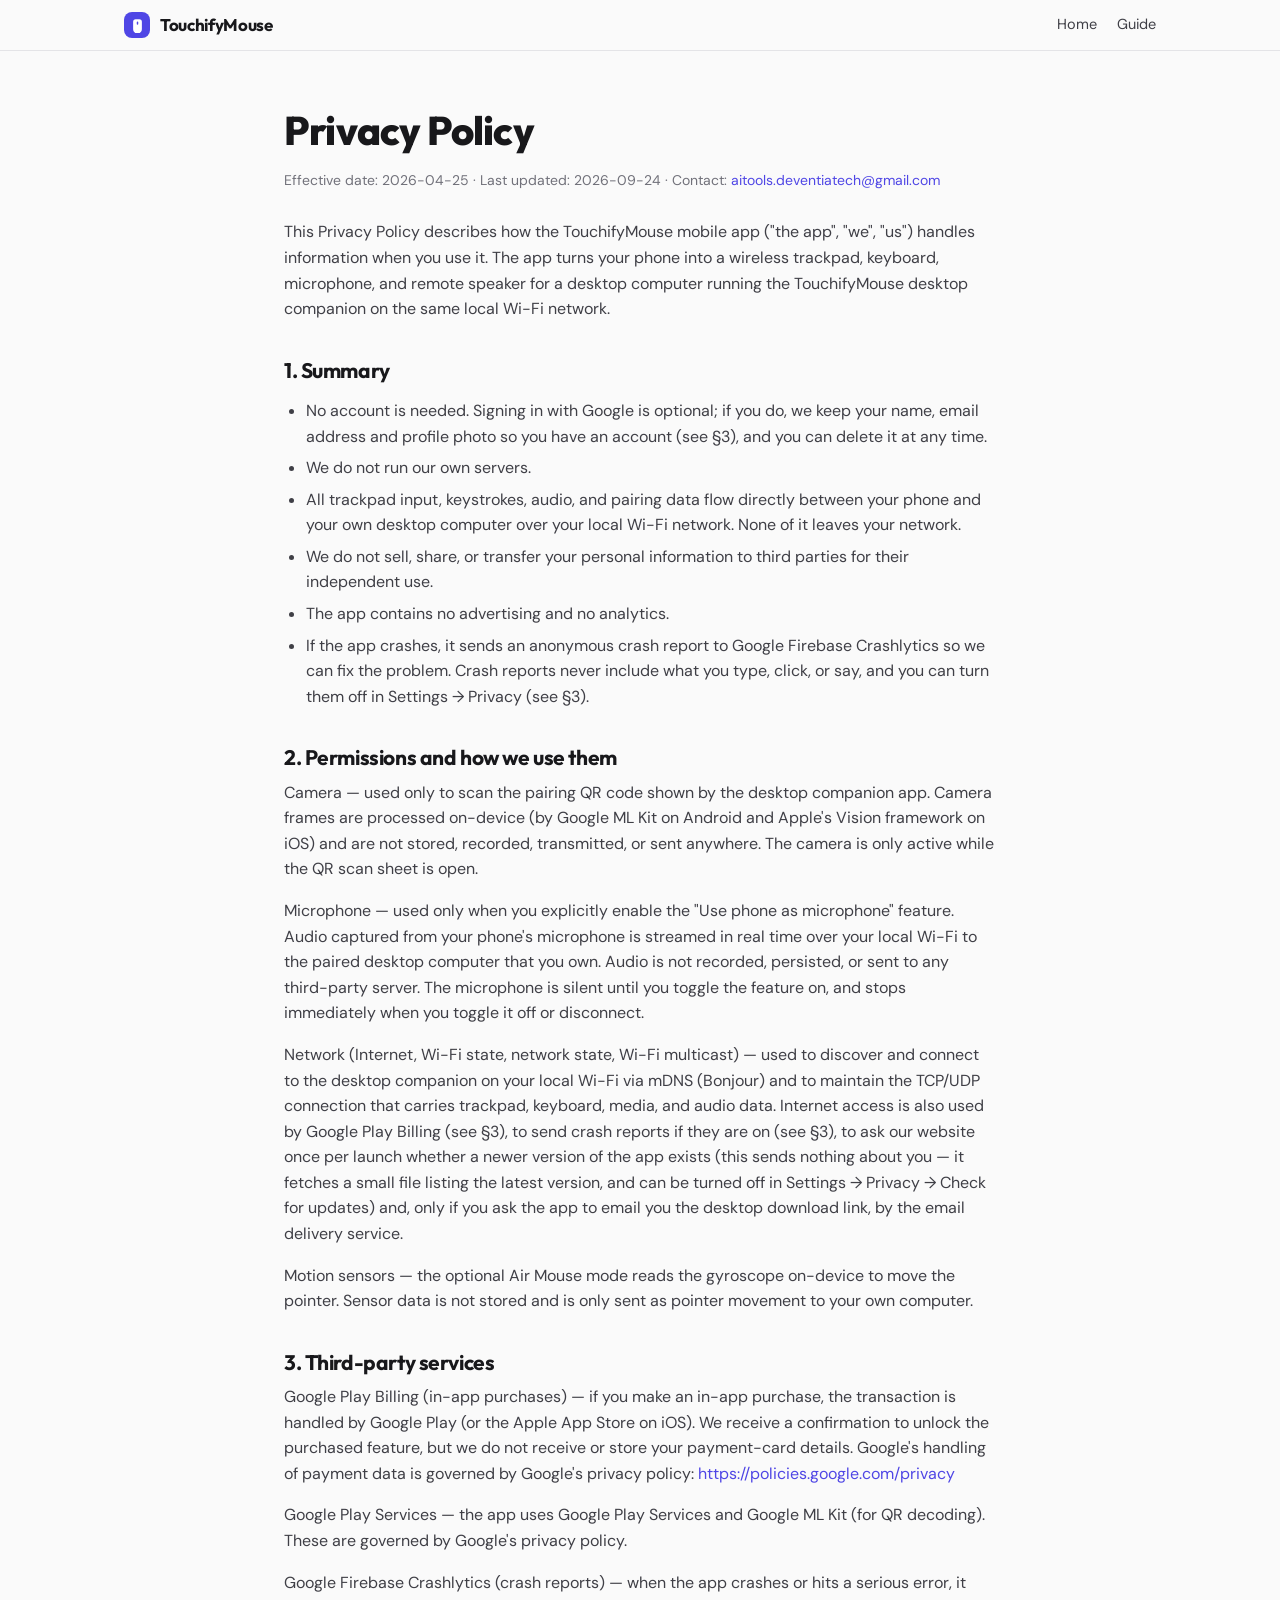
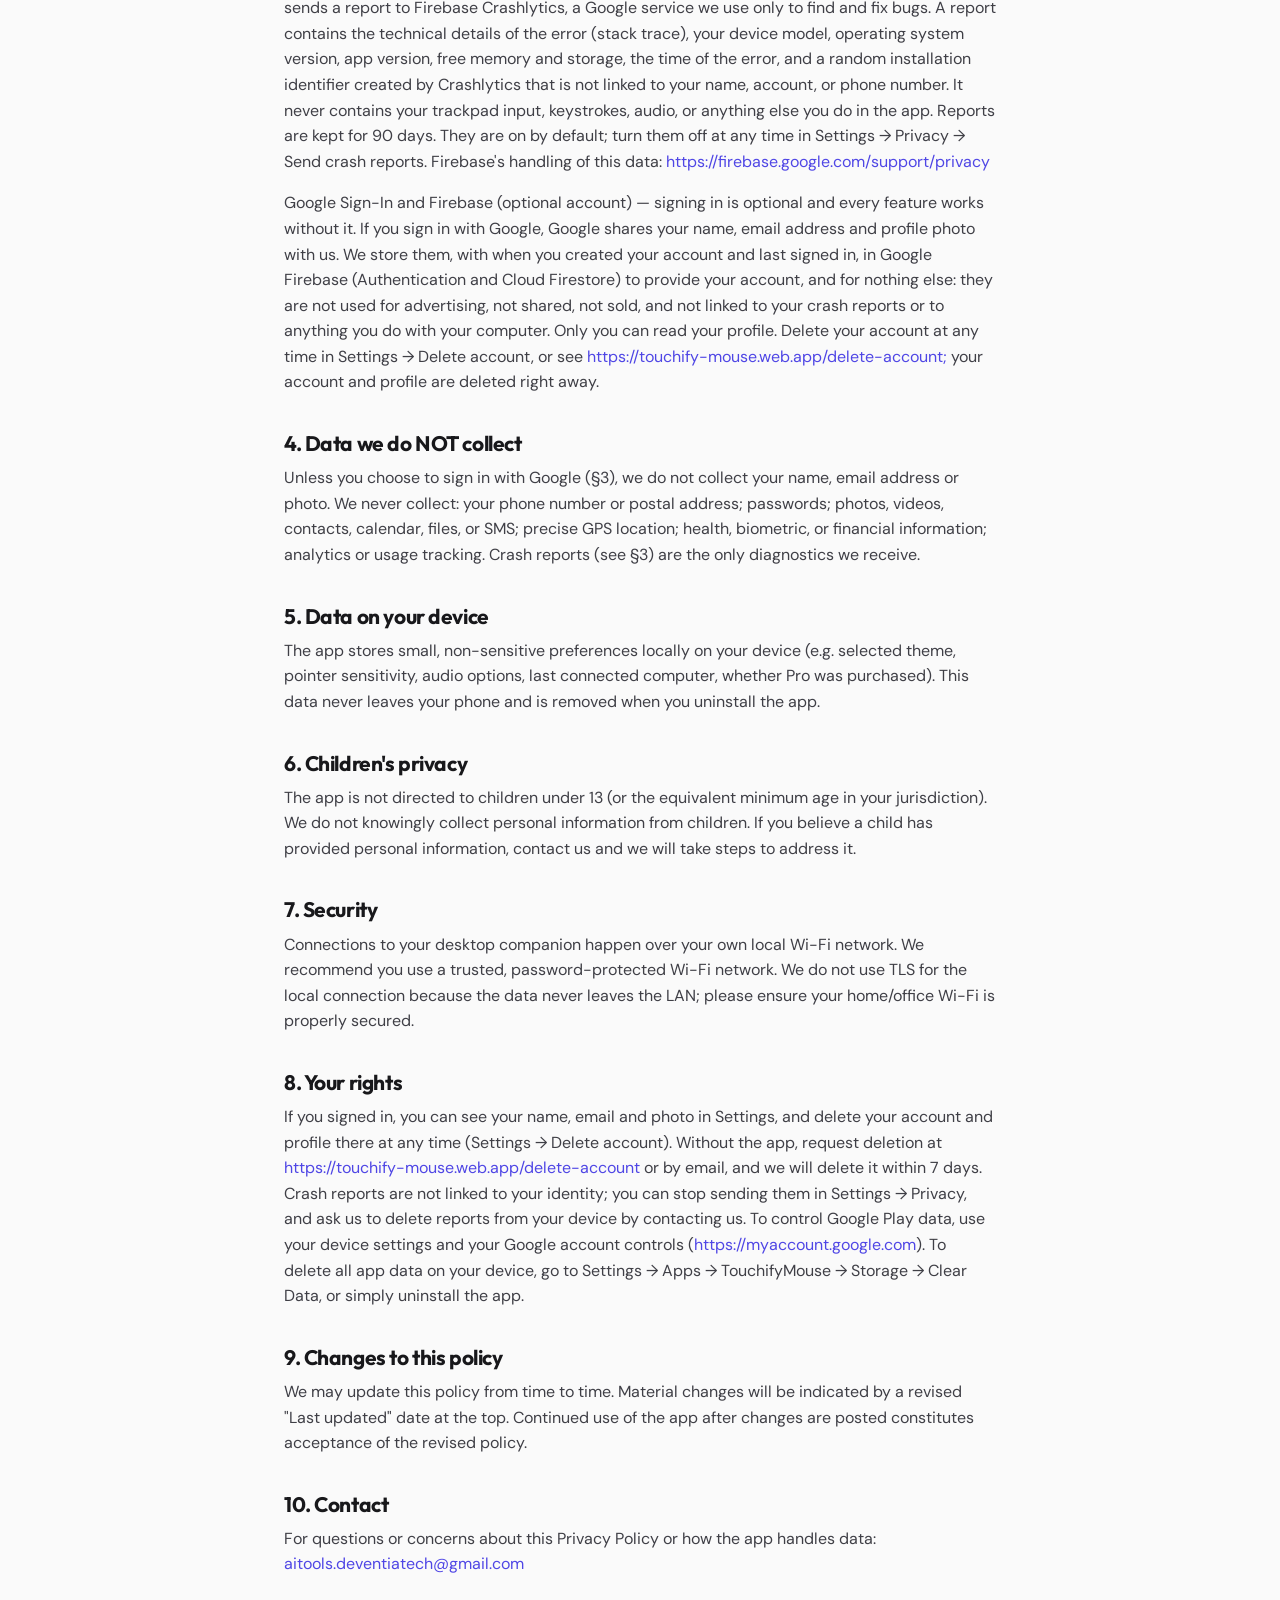
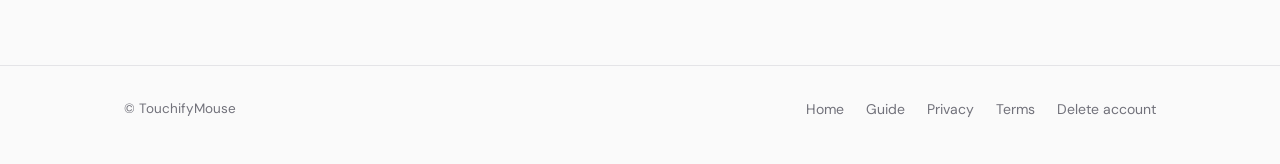
<file: privacy.html>
<!DOCTYPE html>
<html lang="en">
<head>
<meta charset="UTF-8" />
<meta name="viewport" content="width=device-width,initial-scale=1" />
<title>Privacy Policy — TouchifyMouse</title>
<meta name="description" content="How the TouchifyMouse app handles your data." />
<link rel="icon" href="data:image/svg+xml,%3Csvg xmlns='http://www.w3.org/2000/svg' viewBox='0 0 64 64'%3E%3Crect width='64' height='64' rx='14' fill='%234F46E5'/%3E%3C/svg%3E" />
<link rel="preconnect" href="https://fonts.googleapis.com" />
<link rel="preconnect" href="https://fonts.gstatic.com" crossorigin />
<link href="https://fonts.googleapis.com/css2?family=DM+Sans:wght@400;500;600&family=Outfit:wght@600;700;800&display=swap" rel="stylesheet" />
<link rel="stylesheet" href="style.css" />
</head>
<body>
<nav><div class="inner"><a class="logo" href="index.html"><span class="logo-mark"><svg viewBox="0 0 24 24" fill="currentColor"><path d="M9 2h6a4 4 0 014 4v12a7 7 0 01-14 0V6a4 4 0 014-4zm3 3.5a1.2 1.2 0 00-1.2 1.2v3a1.2 1.2 0 002.4 0v-3A1.2 1.2 0 0012 5.5z"/></svg></span>TouchifyMouse</a><div class="links"><a href="index.html">Home</a><a href="guide.html">Guide</a></div></div></nav>
<main>
<h1>Privacy Policy</h1>
<p class="meta">Effective date: 2026-04-25 · Last updated: 2026-09-24 · Contact: <a href="mailto:aitools.deventiatech@gmail.com">aitools.deventiatech@gmail.com</a></p>
<p>This Privacy Policy describes how the TouchifyMouse mobile app (&quot;the app&quot;, &quot;we&quot;, &quot;us&quot;) handles information when you use it. The app turns your phone into a wireless trackpad, keyboard, microphone, and remote speaker for a desktop computer running the TouchifyMouse desktop companion on the same local Wi-Fi network.</p>
<h2>1. Summary</h2>
<ul><li>No account is needed. Signing in with Google is optional; if you do, we keep your name, email address and profile photo so you have an account (see §3), and you can delete it at any time.</li><li>We do not run our own servers.</li><li>All trackpad input, keystrokes, audio, and pairing data flow directly between your phone and your own desktop computer over your local Wi-Fi network. None of it leaves your network.</li><li>We do not sell, share, or transfer your personal information to third parties for their independent use.</li><li>The app contains no advertising and no analytics.</li><li>If the app crashes, it sends an anonymous crash report to Google Firebase Crashlytics so we can fix the problem. Crash reports never include what you type, click, or say, and you can turn them off in Settings → Privacy (see §3).</li></ul>
<h2>2. Permissions and how we use them</h2>
<p>Camera — used only to scan the pairing QR code shown by the desktop companion app. Camera frames are processed on-device (by Google ML Kit on Android and Apple&#x27;s Vision framework on iOS) and are not stored, recorded, transmitted, or sent anywhere. The camera is only active while the QR scan sheet is open.</p>
<p>Microphone — used only when you explicitly enable the &quot;Use phone as microphone&quot; feature. Audio captured from your phone&#x27;s microphone is streamed in real time over your local Wi-Fi to the paired desktop computer that you own. Audio is not recorded, persisted, or sent to any third-party server. The microphone is silent until you toggle the feature on, and stops immediately when you toggle it off or disconnect.</p>
<p>Network (Internet, Wi-Fi state, network state, Wi-Fi multicast) — used to discover and connect to the desktop companion on your local Wi-Fi via mDNS (Bonjour) and to maintain the TCP/UDP connection that carries trackpad, keyboard, media, and audio data. Internet access is also used by Google Play Billing (see §3), to send crash reports if they are on (see §3), to ask our website once per launch whether a newer version of the app exists (this sends nothing about you — it fetches a small file listing the latest version, and can be turned off in Settings → Privacy → Check for updates) and, only if you ask the app to email you the desktop download link, by the email delivery service.</p>
<p>Motion sensors — the optional Air Mouse mode reads the gyroscope on-device to move the pointer. Sensor data is not stored and is only sent as pointer movement to your own computer.</p>
<h2>3. Third-party services</h2>
<p>Google Play Billing (in-app purchases) — if you make an in-app purchase, the transaction is handled by Google Play (or the Apple App Store on iOS). We receive a confirmation to unlock the purchased feature, but we do not receive or store your payment-card details. Google&#x27;s handling of payment data is governed by Google&#x27;s privacy policy: <a href="https://policies.google.com/privacy">https://policies.google.com/privacy</a></p>
<p>Google Play Services — the app uses Google Play Services and Google ML Kit (for QR decoding). These are governed by Google&#x27;s privacy policy.</p>
<p>Google Firebase Crashlytics (crash reports) — when the app crashes or hits a serious error, it sends a report to Firebase Crashlytics, a Google service we use only to find and fix bugs. A report contains the technical details of the error (stack trace), your device model, operating system version, app version, free memory and storage, the time of the error, and a random installation identifier created by Crashlytics that is not linked to your name, account, or phone number. It never contains your trackpad input, keystrokes, audio, or anything else you do in the app. Reports are kept for 90 days. They are on by default; turn them off at any time in Settings → Privacy → Send crash reports. Firebase&#x27;s handling of this data: <a href="https://firebase.google.com/support/privacy">https://firebase.google.com/support/privacy</a></p>
<p>Google Sign-In and Firebase (optional account) — signing in is optional and every feature works without it. If you sign in with Google, Google shares your name, email address and profile photo with us. We store them, with when you created your account and last signed in, in Google Firebase (Authentication and Cloud Firestore) to provide your account, and for nothing else: they are not used for advertising, not shared, not sold, and not linked to your crash reports or to anything you do with your computer. Only you can read your profile. Delete your account at any time in Settings → Delete account, or see <a href="https://touchify-mouse.web.app/delete-account;">https://touchify-mouse.web.app/delete-account;</a> your account and profile are deleted right away.</p>
<h2>4. Data we do NOT collect</h2>
<p>Unless you choose to sign in with Google (§3), we do not collect your name, email address or photo. We never collect: your phone number or postal address; passwords; photos, videos, contacts, calendar, files, or SMS; precise GPS location; health, biometric, or financial information; analytics or usage tracking. Crash reports (see §3) are the only diagnostics we receive.</p>
<h2>5. Data on your device</h2>
<p>The app stores small, non-sensitive preferences locally on your device (e.g. selected theme, pointer sensitivity, audio options, last connected computer, whether Pro was purchased). This data never leaves your phone and is removed when you uninstall the app.</p>
<h2>6. Children&#x27;s privacy</h2>
<p>The app is not directed to children under 13 (or the equivalent minimum age in your jurisdiction). We do not knowingly collect personal information from children. If you believe a child has provided personal information, contact us and we will take steps to address it.</p>
<h2>7. Security</h2>
<p>Connections to your desktop companion happen over your own local Wi-Fi network. We recommend you use a trusted, password-protected Wi-Fi network. We do not use TLS for the local connection because the data never leaves the LAN; please ensure your home/office Wi-Fi is properly secured.</p>
<h2>8. Your rights</h2>
<p>If you signed in, you can see your name, email and photo in Settings, and delete your account and profile there at any time (Settings → Delete account). Without the app, request deletion at <a href="https://touchify-mouse.web.app/delete-account">https://touchify-mouse.web.app/delete-account</a> or by email, and we will delete it within 7 days. Crash reports are not linked to your identity; you can stop sending them in Settings → Privacy, and ask us to delete reports from your device by contacting us. To control Google Play data, use your device settings and your Google account controls (<a href="https://myaccount.google.com">https://myaccount.google.com</a>). To delete all app data on your device, go to Settings → Apps → TouchifyMouse → Storage → Clear Data, or simply uninstall the app.</p>
<h2>9. Changes to this policy</h2>
<p>We may update this policy from time to time. Material changes will be indicated by a revised &quot;Last updated&quot; date at the top. Continued use of the app after changes are posted constitutes acceptance of the revised policy.</p>
<h2>10. Contact</h2>
<p>For questions or concerns about this Privacy Policy or how the app handles data: <a href="mailto:aitools.deventiatech@gmail.com">aitools.deventiatech@gmail.com</a></p>
</main>
<footer><div class="inner"><span class="muted small">© TouchifyMouse</span><span class="spacer"></span><a href="index.html">Home</a><a href="guide.html">Guide</a><a href="privacy.html">Privacy</a><a href="terms.html">Terms</a><a href="delete-account.html">Delete account</a></div></footer>
</body>
</html>
</file>
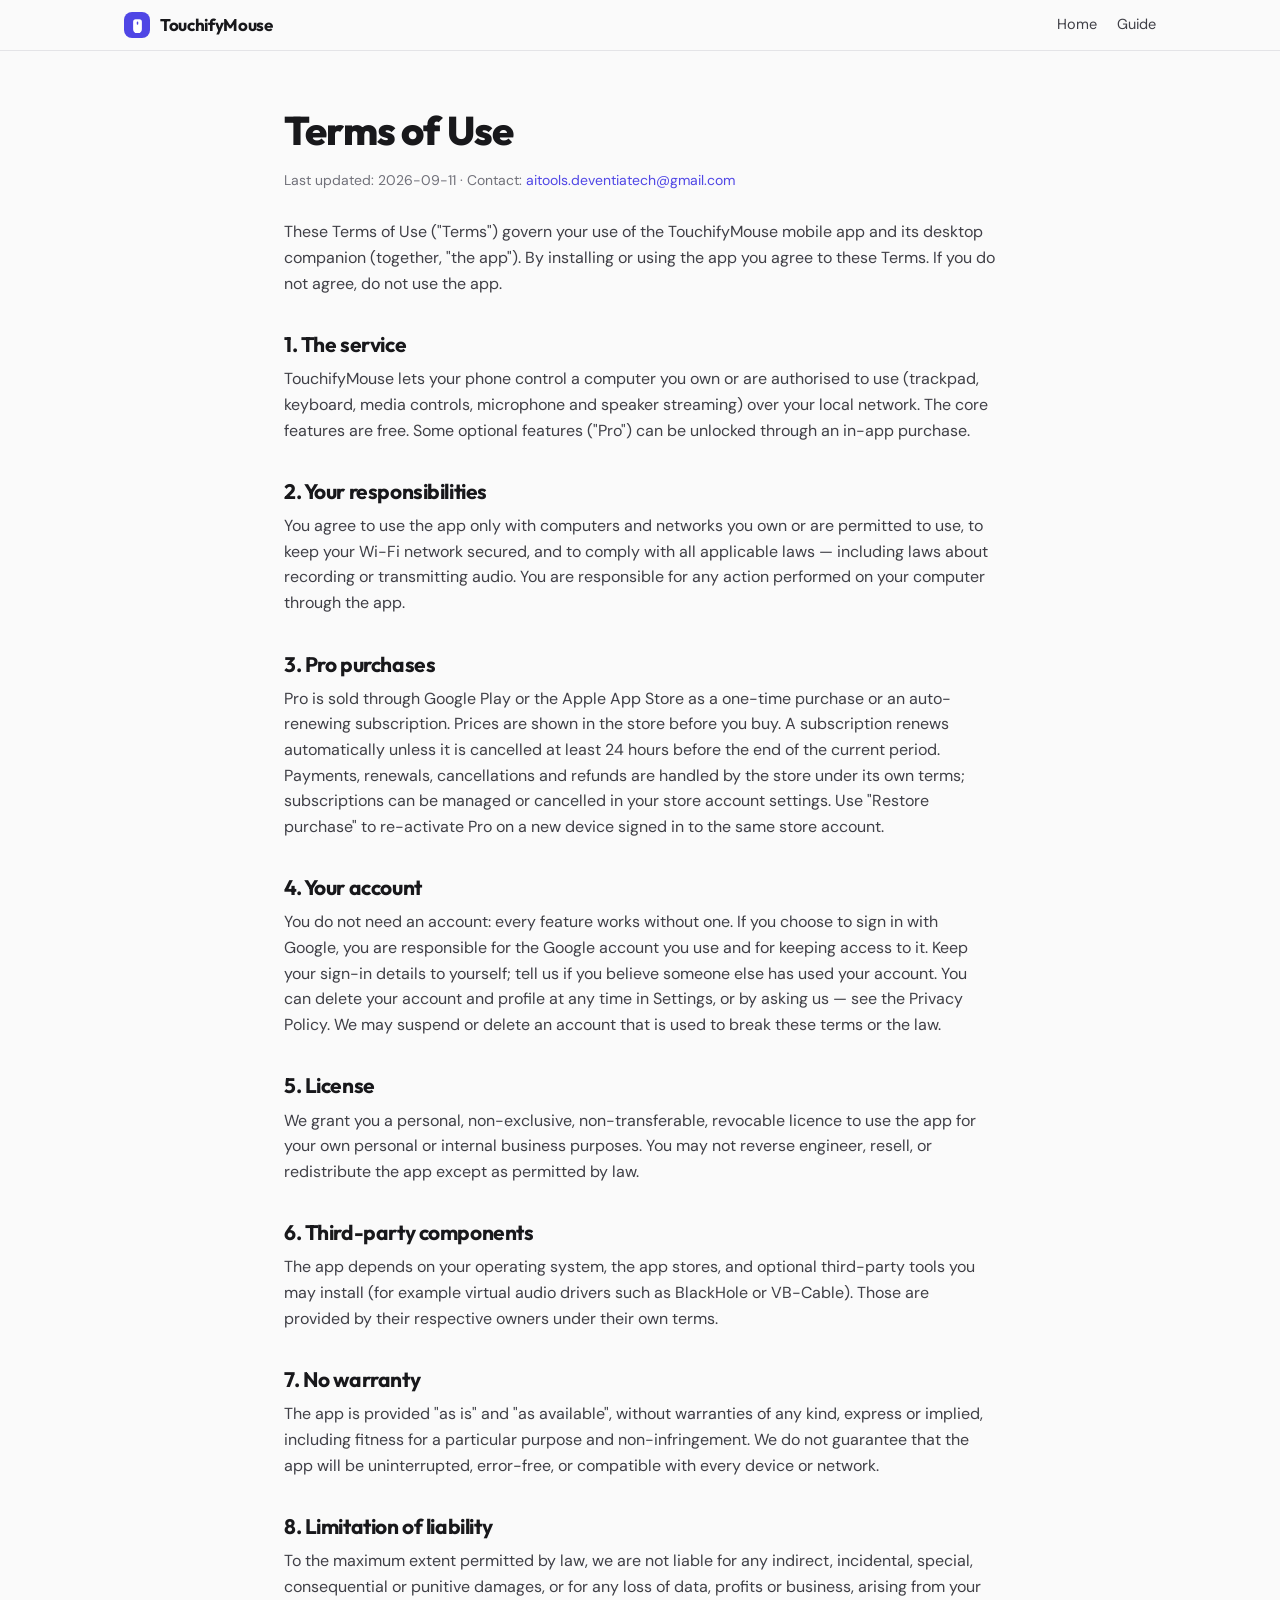
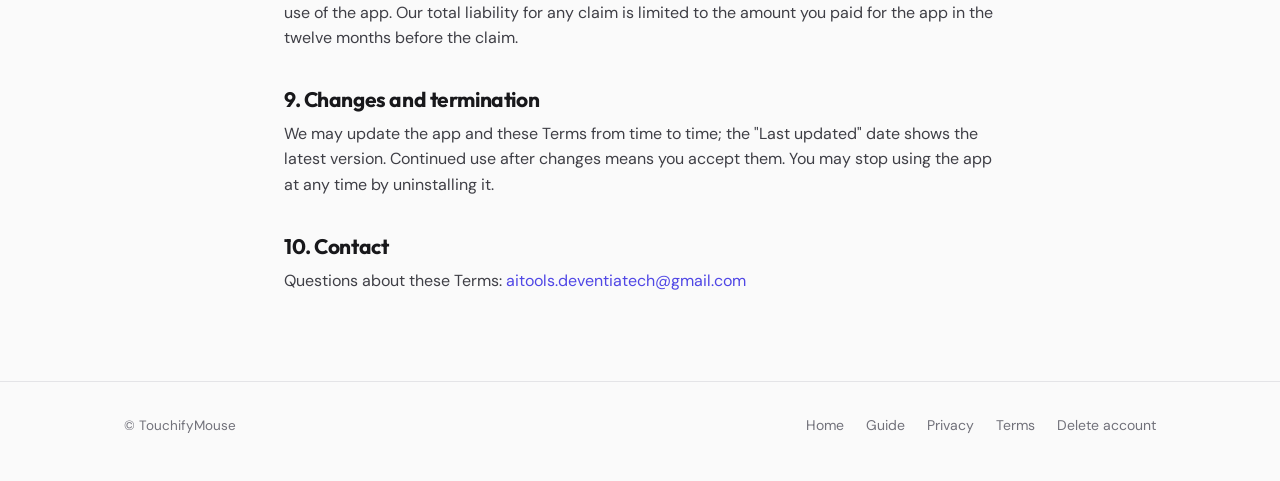
<file: terms.html>
<!DOCTYPE html>
<html lang="en">
<head>
<meta charset="UTF-8" />
<meta name="viewport" content="width=device-width,initial-scale=1" />
<title>Terms of Use — TouchifyMouse</title>
<meta name="description" content="Terms of use for the TouchifyMouse app." />
<link rel="icon" href="data:image/svg+xml,%3Csvg xmlns='http://www.w3.org/2000/svg' viewBox='0 0 64 64'%3E%3Crect width='64' height='64' rx='14' fill='%234F46E5'/%3E%3C/svg%3E" />
<link rel="preconnect" href="https://fonts.googleapis.com" />
<link rel="preconnect" href="https://fonts.gstatic.com" crossorigin />
<link href="https://fonts.googleapis.com/css2?family=DM+Sans:wght@400;500;600&family=Outfit:wght@600;700;800&display=swap" rel="stylesheet" />
<link rel="stylesheet" href="style.css" />
</head>
<body>
<nav><div class="inner"><a class="logo" href="index.html"><span class="logo-mark"><svg viewBox="0 0 24 24" fill="currentColor"><path d="M9 2h6a4 4 0 014 4v12a7 7 0 01-14 0V6a4 4 0 014-4zm3 3.5a1.2 1.2 0 00-1.2 1.2v3a1.2 1.2 0 002.4 0v-3A1.2 1.2 0 0012 5.5z"/></svg></span>TouchifyMouse</a><div class="links"><a href="index.html">Home</a><a href="guide.html">Guide</a></div></div></nav>
<main>
<h1>Terms of Use</h1>
<p class="meta">Last updated: 2026-09-11 · Contact: <a href="mailto:aitools.deventiatech@gmail.com">aitools.deventiatech@gmail.com</a></p>
<p>These Terms of Use (&quot;Terms&quot;) govern your use of the TouchifyMouse mobile app and its desktop companion (together, &quot;the app&quot;). By installing or using the app you agree to these Terms. If you do not agree, do not use the app.</p>
<h2>1. The service</h2>
<p>TouchifyMouse lets your phone control a computer you own or are authorised to use (trackpad, keyboard, media controls, microphone and speaker streaming) over your local network. The core features are free. Some optional features (&quot;Pro&quot;) can be unlocked through an in-app purchase.</p>
<h2>2. Your responsibilities</h2>
<p>You agree to use the app only with computers and networks you own or are permitted to use, to keep your Wi-Fi network secured, and to comply with all applicable laws — including laws about recording or transmitting audio. You are responsible for any action performed on your computer through the app.</p>
<h2>3. Pro purchases</h2>
<p>Pro is sold through Google Play or the Apple App Store as a one-time purchase or an auto-renewing subscription. Prices are shown in the store before you buy. A subscription renews automatically unless it is cancelled at least 24 hours before the end of the current period. Payments, renewals, cancellations and refunds are handled by the store under its own terms; subscriptions can be managed or cancelled in your store account settings. Use &quot;Restore purchase&quot; to re-activate Pro on a new device signed in to the same store account.</p>
<h2>4. Your account</h2>
<p>You do not need an account: every feature works without one. If you choose to sign in with Google, you are responsible for the Google account you use and for keeping access to it. Keep your sign-in details to yourself; tell us if you believe someone else has used your account. You can delete your account and profile at any time in Settings, or by asking us — see the Privacy Policy. We may suspend or delete an account that is used to break these terms or the law.</p>
<h2>5. License</h2>
<p>We grant you a personal, non-exclusive, non-transferable, revocable licence to use the app for your own personal or internal business purposes. You may not reverse engineer, resell, or redistribute the app except as permitted by law.</p>
<h2>6. Third-party components</h2>
<p>The app depends on your operating system, the app stores, and optional third-party tools you may install (for example virtual audio drivers such as BlackHole or VB-Cable). Those are provided by their respective owners under their own terms.</p>
<h2>7. No warranty</h2>
<p>The app is provided &quot;as is&quot; and &quot;as available&quot;, without warranties of any kind, express or implied, including fitness for a particular purpose and non-infringement. We do not guarantee that the app will be uninterrupted, error-free, or compatible with every device or network.</p>
<h2>8. Limitation of liability</h2>
<p>To the maximum extent permitted by law, we are not liable for any indirect, incidental, special, consequential or punitive damages, or for any loss of data, profits or business, arising from your use of the app. Our total liability for any claim is limited to the amount you paid for the app in the twelve months before the claim.</p>
<h2>9. Changes and termination</h2>
<p>We may update the app and these Terms from time to time; the &quot;Last updated&quot; date shows the latest version. Continued use after changes means you accept them. You may stop using the app at any time by uninstalling it.</p>
<h2>10. Contact</h2>
<p>Questions about these Terms: <a href="mailto:aitools.deventiatech@gmail.com">aitools.deventiatech@gmail.com</a></p>
</main>
<footer><div class="inner"><span class="muted small">© TouchifyMouse</span><span class="spacer"></span><a href="index.html">Home</a><a href="guide.html">Guide</a><a href="privacy.html">Privacy</a><a href="terms.html">Terms</a><a href="delete-account.html">Delete account</a></div></footer>
</body>
</html>
</file>
<file: style.css>
/* TouchifyMouse website — the app's Minimal style: flat surfaces, hairline
   borders, one accent, and plenty of room. Shared by index, guide and the
   generated legal pages. */

:root {
  --bg: #fafafa;
  --surface: #ffffff;
  --surface-2: #f4f4f5;
  --ink: #18181b;
  --ink-2: #3f3f46;
  --muted: #71717a;
  --line: #e4e4e7;
  --accent: #4f46e5;
  --accent-ink: #ffffff;
  --accent-soft: rgba(79, 70, 229, 0.08);
  --radius: 14px;
  --maxw: 1080px;
}

@media (prefers-color-scheme: dark) {
  :root {
    --bg: #0f0f11;
    --surface: #151517;
    --surface-2: #1c1c20;
    --ink: #fafafa;
    --ink-2: #d4d4d8;
    --muted: #a1a1aa;
    --line: #26262a;
    --accent: #818cf8;
    --accent-ink: #0f0f11;
    --accent-soft: rgba(129, 140, 248, 0.12);
  }
}

* { box-sizing: border-box; }

html { scroll-behavior: smooth; -webkit-text-size-adjust: 100%; }

body {
  margin: 0;
  background: var(--bg);
  color: var(--ink);
  font-family: 'DM Sans', -apple-system, BlinkMacSystemFont, 'Segoe UI', Roboto, sans-serif;
  font-size: 16px;
  line-height: 1.6;
  -webkit-font-smoothing: antialiased;
}

h1, h2, h3, .logo {
  font-family: 'Outfit', -apple-system, BlinkMacSystemFont, 'Segoe UI', Roboto, sans-serif;
  letter-spacing: -0.02em;
  line-height: 1.15;
  color: var(--ink);
}

h1 { font-size: clamp(34px, 5.4vw, 56px); font-weight: 800; margin: 0 0 16px; }
h2 { font-size: clamp(26px, 3.4vw, 36px); font-weight: 700; margin: 0 0 12px; }
h3 { font-size: 18px; font-weight: 600; margin: 0 0 6px; }

p { margin: 0 0 16px; color: var(--ink-2); }
a { color: var(--accent); text-decoration: none; }
a:hover { text-decoration: underline; }

.wrap { max-width: var(--maxw); margin: 0 auto; padding: 0 24px; }
.muted { color: var(--muted); }
.small { font-size: 13.5px; }
.center { text-align: center; }

/* ── nav ─────────────────────────────────────────────────────────────── */
nav {
  position: sticky; top: 0; z-index: 20;
  background: color-mix(in srgb, var(--bg) 88%, transparent);
  backdrop-filter: saturate(180%) blur(12px);
  border-bottom: 1px solid var(--line);
}
nav .inner {
  max-width: var(--maxw); margin: 0 auto; padding: 12px 24px;
  display: flex; align-items: center; gap: 22px;
}
.logo {
  display: flex; align-items: center; gap: 10px;
  font-weight: 700; font-size: 17px; color: var(--ink);
}
.logo:hover { text-decoration: none; }
.logo-mark {
  width: 26px; height: 26px; border-radius: 8px; background: var(--accent);
  display: inline-flex; align-items: center; justify-content: center;
}
.logo-mark svg { width: 15px; height: 15px; color: var(--accent-ink); }
nav .links { margin-left: auto; display: flex; align-items: center; gap: 20px; }
nav .links a { color: var(--ink-2); font-size: 14.5px; }
nav .links a:hover { color: var(--ink); text-decoration: none; }
@media (max-width: 640px) { nav .links a.hide-sm { display: none; } }

/* ── buttons ─────────────────────────────────────────────────────────── */
.btn {
  display: inline-flex; align-items: center; gap: 10px;
  padding: 12px 20px; border-radius: 10px;
  border: 1px solid var(--line); background: var(--surface); color: var(--ink);
  font-weight: 600; font-size: 15px; transition: border-color .15s, background .15s;
}
.btn:hover { text-decoration: none; border-color: var(--muted); }
.btn.primary { background: var(--accent); border-color: var(--accent); color: var(--accent-ink); }
.btn.primary:hover { filter: brightness(1.06); }
.btn svg { width: 18px; height: 18px; }
.btn .sub { display: block; font-size: 11px; font-weight: 500; opacity: .75; line-height: 1.1; }
.btn .big { display: block; font-size: 15px; line-height: 1.2; }
.btn-row { display: flex; flex-wrap: wrap; gap: 12px; }

/* ── sections ────────────────────────────────────────────────────────── */
section { padding: 88px 0; border-top: 1px solid var(--line); }
section:first-of-type { border-top: 0; }
.eyebrow {
  display: inline-flex; align-items: center; gap: 8px;
  font-size: 12.5px; font-weight: 600; letter-spacing: .04em; text-transform: uppercase;
  color: var(--accent); background: var(--accent-soft);
  padding: 6px 12px; border-radius: 999px; margin-bottom: 18px;
}
.lead { font-size: 18px; max-width: 58ch; }

/* ── hero ────────────────────────────────────────────────────────────── */
.hero { padding: 72px 0 80px; }
.hero-grid { display: grid; grid-template-columns: 1.15fr .85fr; gap: 56px; align-items: center; }
@media (max-width: 880px) { .hero-grid { grid-template-columns: 1fr; gap: 40px; } }
.shot {
  width: 100%; max-width: 300px; height: auto; display: block; margin: 0 auto;
  border: 1px solid var(--line); border-radius: 22px; background: var(--surface);
}

/* ── cards ───────────────────────────────────────────────────────────── */
.grid { display: grid; gap: 18px; }
.cols-3 { grid-template-columns: repeat(auto-fit, minmax(270px, 1fr)); }
.cols-2 { grid-template-columns: repeat(auto-fit, minmax(320px, 1fr)); }
.card {
  background: var(--surface); border: 1px solid var(--line);
  border-radius: var(--radius); padding: 22px;
}
.card p:last-child { margin-bottom: 0; }
.icon {
  width: 34px; height: 34px; border-radius: 9px; background: var(--accent-soft);
  display: inline-flex; align-items: center; justify-content: center; margin-bottom: 14px;
}
.icon svg { width: 18px; height: 18px; color: var(--accent); }

/* ── steps ───────────────────────────────────────────────────────────── */
.step { display: flex; gap: 18px; padding: 22px 0; border-top: 1px solid var(--line); }
.step:first-child { border-top: 0; }
.step-num {
  flex: 0 0 30px; height: 30px; border-radius: 999px;
  background: var(--accent); color: var(--accent-ink);
  display: flex; align-items: center; justify-content: center;
  font-weight: 700; font-size: 14px;
}
.step-body { flex: 1; min-width: 0; }
.step-body p:last-child { margin-bottom: 0; }

/* ── guide figures ───────────────────────────────────────────────────── */
figure { margin: 18px 0 0; }
figure img {
  width: 100%; max-width: 260px; height: auto; display: block;
  border: 1px solid var(--line); border-radius: 18px; background: var(--surface);
}
figcaption { font-size: 13px; color: var(--muted); margin-top: 8px; }
.figure-row { display: flex; flex-wrap: wrap; gap: 24px; align-items: flex-start; }

/* ── table ───────────────────────────────────────────────────────────── */
table { width: 100%; border-collapse: collapse; margin: 8px 0 0; font-size: 15px; }
th, td { text-align: left; padding: 10px 12px; border-bottom: 1px solid var(--line); vertical-align: top; }
th { font-weight: 600; color: var(--ink); width: 42%; }
td { color: var(--ink-2); }

/* ── requirement pills ───────────────────────────────────────────────── */
.reqs { display: grid; grid-template-columns: repeat(auto-fit, minmax(210px, 1fr)); gap: 14px; }
.req {
  display: flex; align-items: center; gap: 12px;
  border: 1px solid var(--line); border-radius: var(--radius);
  background: var(--surface); padding: 16px 18px;
}
.req svg { width: 20px; height: 20px; color: var(--ink-2); flex: 0 0 auto; }
.req strong { display: block; font-size: 14.5px; }
.req span { display: block; font-size: 12.5px; color: var(--muted); }

/* ── faq ─────────────────────────────────────────────────────────────── */
details { border-top: 1px solid var(--line); padding: 18px 0; }
details:last-of-type { border-bottom: 1px solid var(--line); }
summary {
  cursor: pointer; font-weight: 600; color: var(--ink); list-style: none;
  display: flex; justify-content: space-between; gap: 16px; align-items: center;
}
summary::-webkit-details-marker { display: none; }
summary::after { content: '+'; color: var(--muted); font-size: 20px; line-height: 1; }
details[open] summary::after { content: '–'; }
details p { margin: 12px 0 0; }

/* ── callout ─────────────────────────────────────────────────────────── */
.note {
  border: 1px solid var(--line); border-left: 3px solid var(--accent);
  background: var(--surface); border-radius: 10px; padding: 14px 16px; margin: 16px 0 0;
}
.note p { margin: 0; font-size: 14.5px; }

/* ── footer ──────────────────────────────────────────────────────────── */
footer { border-top: 1px solid var(--line); padding: 32px 0 44px; }
footer .inner {
  max-width: var(--maxw); margin: 0 auto; padding: 0 24px;
  display: flex; flex-wrap: wrap; gap: 14px 22px; align-items: center;
}
footer a { color: var(--muted); font-size: 14px; }
footer .spacer { margin-left: auto; }

/* Legal pages (generated) reuse the same shell. */
main { max-width: 760px; margin: 0 auto; padding: 56px 24px 72px; }
main h1 { font-size: clamp(30px, 4vw, 40px); }
main h2 { font-size: 21px; margin: 36px 0 10px; }
main .meta { color: var(--muted); font-size: 14px; margin-bottom: 28px; }
main ul, main ol { color: var(--ink-2); padding-left: 22px; }
main li { margin: 6px 0; }
</file>
